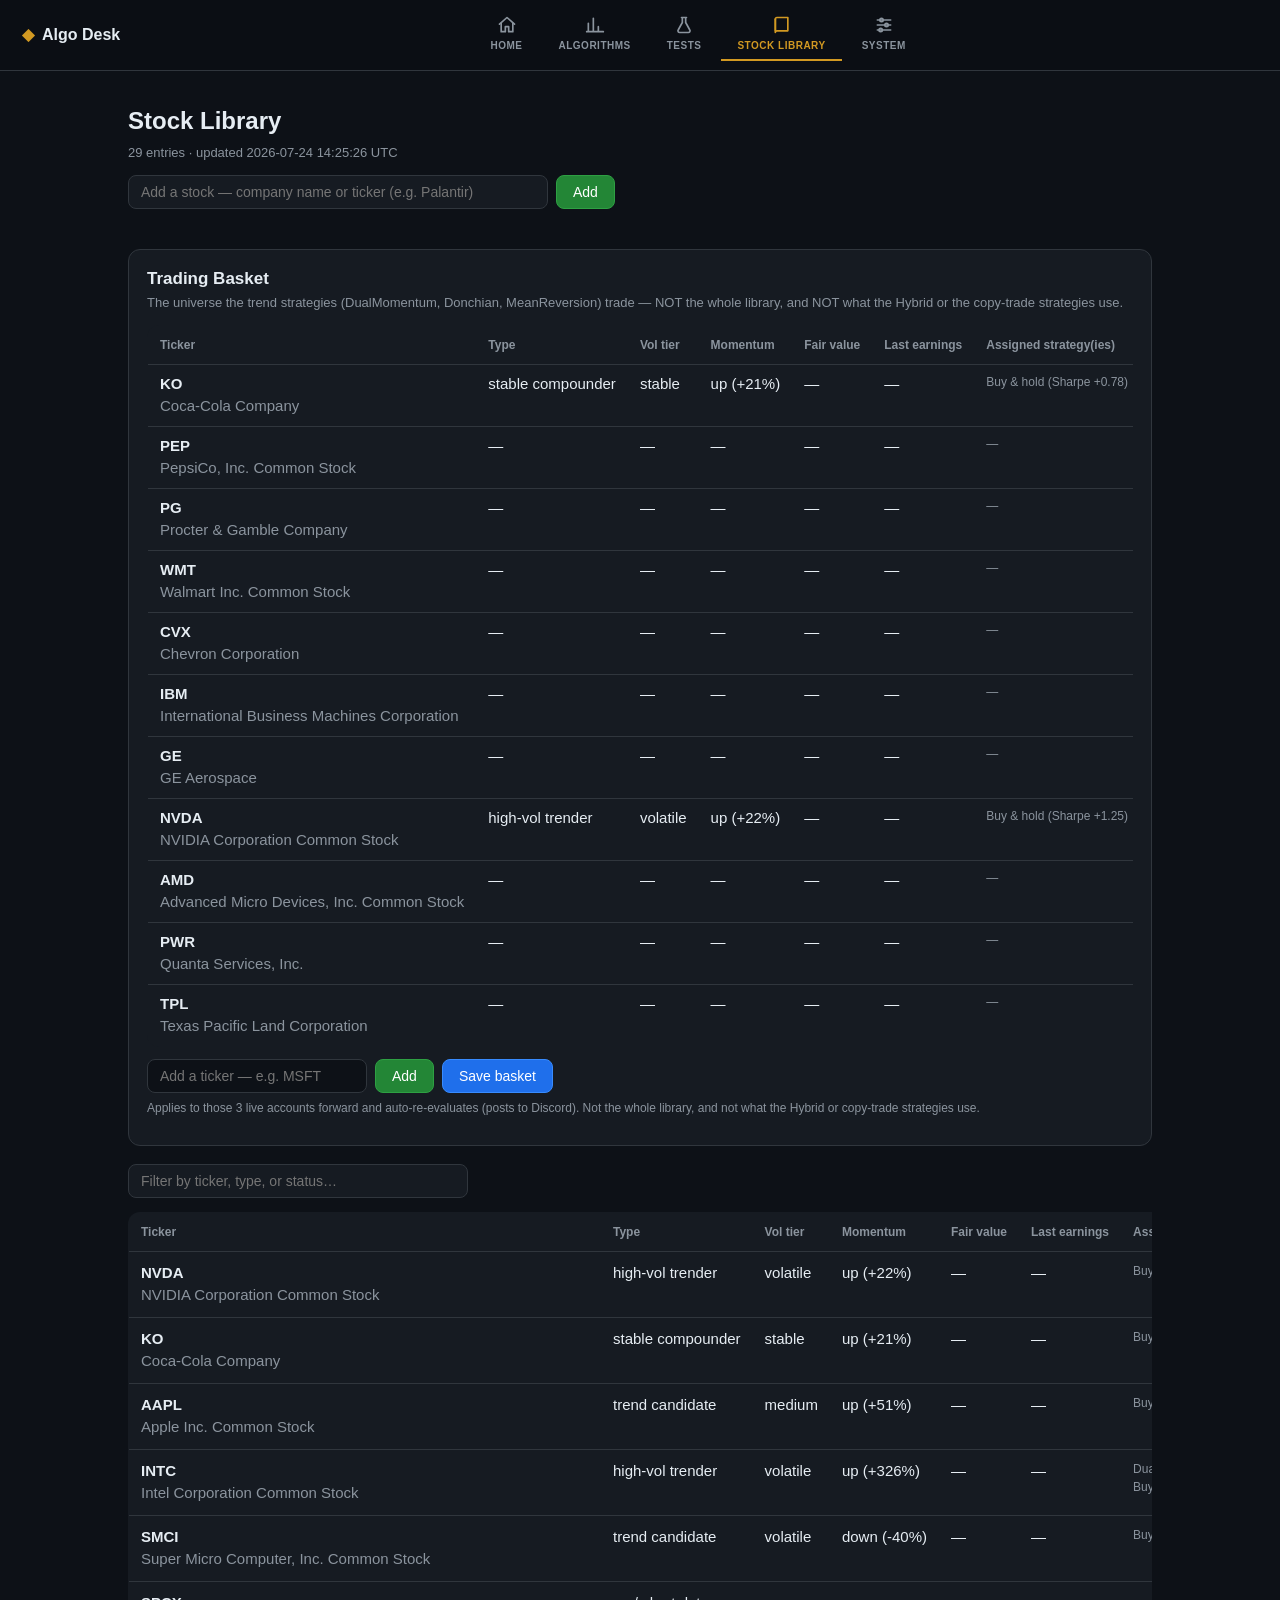
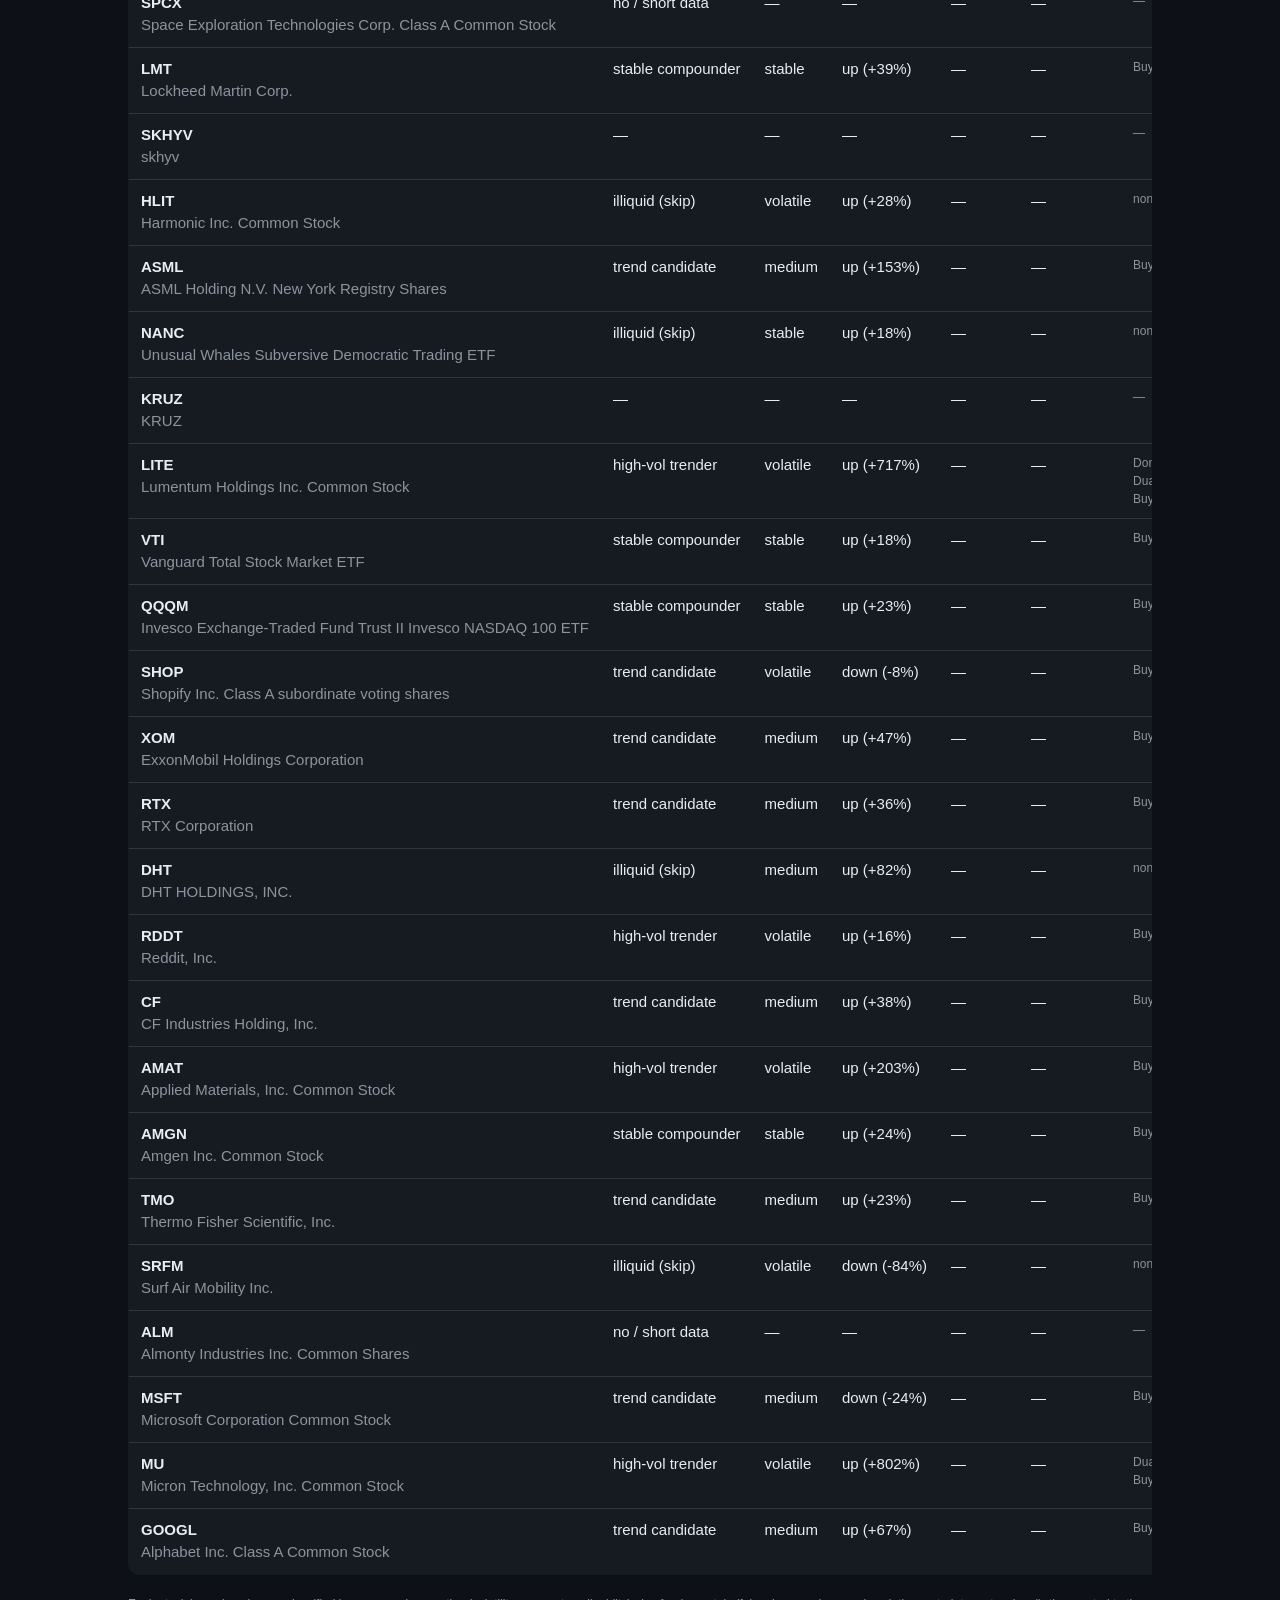
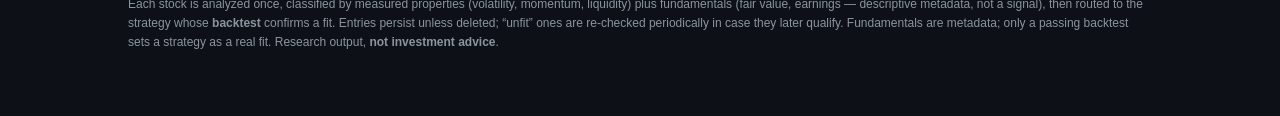
<file: stockLibrary/index.html>
<!DOCTYPE html>
<html lang="en">
<head>
<meta charset="utf-8" />
<meta name="viewport" content="width=device-width, initial-scale=1" />
<title>Stock Library</title>
<style>
  :root { --bg:#0d1117; --card:#161b22; --line:#30363d; --txt:#e6edf3; --dim:#8b949e;
          --good:#3fb950; --bad:#f85149; --gold:#d29922; --warn:#1f2a14; --warnln:#3d5212; }
  * { box-sizing:border-box; }
  body { margin:0; background:var(--bg); color:var(--txt);
         font:15px/1.5 -apple-system,Segoe UI,Roboto,Helvetica,Arial,sans-serif; }
  .wrap { max-width:1060px; margin:0 auto; padding:32px 18px 64px; }
  a { color:#58a6ff; text-decoration:none; } a:hover { text-decoration:underline; }
  h1 { font-size:24px; margin:0 0 4px; }
  .pagesub { color:var(--dim); margin:0 0 12px; font-size:13px; }
  .banner { background:var(--warn); border:1px solid var(--warnln); border-radius:10px;
            padding:12px 14px; margin:0 0 16px; font-size:13px; color:#d8e0c0; }
  .banner b { color:#e8efb0; }
  input[type=search]{ width:100%; max-width:340px; margin:0 0 14px; padding:8px 12px;
    background:var(--card); border:1px solid var(--line); border-radius:8px; color:var(--txt); font-size:14px; }
  .scroll { overflow-x:auto; }
  table { width:100%; border-collapse:collapse; background:var(--card);
          border:1px solid var(--line); border-radius:12px; overflow:hidden; min-width:900px; }
  th,td { padding:10px 12px; text-align:left; border-bottom:1px solid var(--line);
          white-space:nowrap; vertical-align:top; }
  th { color:var(--dim); font-weight:600; font-size:12px; }
  tr:last-child td { border-bottom:none; }
  .tick { font-weight:700; }
  .badge { font-size:11px; padding:1px 8px; border-radius:999px; border:1px solid var(--line); }
  .b-fit { color:var(--good); border-color:#1f6f43; }
  .b-unfit { color:var(--bad); border-color:#6f2a25; }
  .b-pending, .b-example { color:var(--gold); border-color:#5c471a; }
  .strat { font-size:12px; color:var(--dim); }
  .dim { color:var(--dim); }
  footer { color:var(--dim); font-size:12px; margin-top:20px; line-height:1.6; }
  .addrow { display:flex; gap:8px; flex-wrap:wrap; align-items:center; margin:0 0 6px; }
  input#addq { flex:1; min-width:240px; max-width:420px; padding:8px 12px; background:var(--card);
    border:1px solid var(--line); border-radius:8px; color:var(--txt); font-size:14px; }
  button#addbtn { padding:8px 16px; background:#238636; color:#fff; border:1px solid #2ea043;
    border-radius:8px; font-size:14px; cursor:pointer; }
  button#addbtn:hover { background:#2ea043; }
  #addmsg { min-height:18px; }
  /* --- basket editor: match the ticker UI (styled inputs + a clear table) --- */
  #basketbox table { min-width:auto; max-width:440px; }
  input#basketAdd { flex:0 1 220px; min-width:150px; padding:8px 12px; background:var(--bg);
    border:1px solid var(--line); border-radius:8px; color:var(--txt); font-size:14px; }
  button#basketAddBtn, button#basketSaveBtn { padding:8px 16px; border-radius:8px;
    font-size:14px; cursor:pointer; color:#fff; }
  button#basketAddBtn { background:#238636; border:1px solid #2ea043; }
  button#basketAddBtn:hover { background:#2ea043; }
  button#basketSaveBtn { background:#1f6feb; border:1px solid #388bfd; }
  button#basketSaveBtn:hover { background:#388bfd; }
  button.basket-x { background:transparent; color:var(--bad); border:1px solid #6f2a25;
    border-radius:6px; padding:2px 12px; font-size:12px; cursor:pointer; }
  button.basket-x:hover { background:rgba(248,81,73,.12); }
  #basketRows td { padding:8px 12px; }
  /* --- shared top nav (Home / Algorithms / Stock Library) --- */
  .topnav { position:sticky; top:0; z-index:40; display:flex; align-items:center; gap:18px;
            background:#0b0e14; border-bottom:1px solid var(--line); padding:9px 22px; }
  .topnav .brand { font-weight:700; font-size:16px; color:var(--txt); text-decoration:none;
                   display:flex; align-items:center; gap:8px; }
  .topnav .navlinks { display:flex; gap:4px; margin:0 auto; }
  .topnav a.nav { display:flex; flex-direction:column; align-items:center; gap:3px; color:var(--dim);
                  text-decoration:none; font-size:10px; font-weight:600; letter-spacing:.05em;
                  text-transform:uppercase; padding:6px 16px; border-bottom:2px solid transparent; }
  .topnav a.nav svg { width:20px; height:20px; stroke:currentColor; fill:none; stroke-width:2;
                      stroke-linecap:round; stroke-linejoin:round; }
  .topnav a.nav:hover { color:var(--txt); }
  .topnav a.nav.active { color:#d29922; border-bottom-color:#d29922; }
</style>
</head>
<body>
<nav class="topnav">
  <a class="brand" href="../tradeRanking/#home"><span style="color:#d29922">◆</span> Algo Desk</a>
  <div class="navlinks">
    <a class="nav" href="../tradeRanking/#home"><svg viewBox="0 0 24 24"><path d="M3 11l9-8 9 8"/><path d="M5 10v10h5v-6h4v6h5V10"/></svg>Home</a>
    <a class="nav" href="../strategy/"><svg viewBox="0 0 24 24"><path d="M4 20V10M10 20V4M16 20v-6M22 20H2"/></svg>Algorithms</a>
    <a class="nav" href="../tradeRanking/#tests"><svg viewBox="0 0 24 24"><path d="M9 3h6M10 3v6l-5 9a2 2 0 002 3h10a2 2 0 002-3l-5-9V3"/></svg>Tests</a>
    <a class="nav active" href="../stockLibrary/"><svg viewBox="0 0 24 24"><path d="M4 5a2 2 0 012-2h13v16H6a2 2 0 00-2 2z"/><path d="M4 5v14"/></svg>Stock Library</a>
    <a class="nav" href="../tradeRanking/#system"><svg viewBox="0 0 24 24"><path d="M4 6h16M4 12h16M4 18h16"/><circle cx="9" cy="6" r="2"/><circle cx="15" cy="12" r="2"/><circle cx="8" cy="18" r="2"/></svg>System</a>
  </div>
</nav>
<div class="wrap">
  <h1>Stock Library</h1>
  <p class="pagesub" id="sub">Loading…</p>
  <div class="banner" id="banner" style="display:none"></div>

  <div id="addbox" style="display:none; margin:0 0 16px;">
    <div class="addrow">
      <input type="text" id="addq" maxlength="40"
        placeholder="Add a stock — company name or ticker (e.g. Palantir)" />
      <button id="addbtn" type="button">Add</button>
    </div>
    <div id="cf-turnstile"></div>
    <div id="addmsg" class="pagesub"></div>
  </div>

  <div id="basketbox" style="display:none; margin:0 0 18px; background:var(--card); border:1px solid var(--line); border-radius:12px; padding:16px 18px">
    <div style="font-size:17px; font-weight:700; margin-bottom:2px">Trading Basket</div>
    <div class="dim" style="font-size:13px; margin:0 0 12px" id="basketNote"></div>
    <div class="scroll"><table>
      <thead><tr>
        <th>Ticker</th><th>Type</th><th>Vol tier</th><th>Momentum</th>
        <th>Fair value</th><th>Last earnings</th><th>Assigned strategy(ies)</th>
        <th>Status</th><th>Added</th><th>Last checked</th><th>Remove</th>
      </tr></thead>
      <tbody id="basketRows"></tbody>
    </table></div>
    <div class="addrow" style="margin-top:12px">
      <input type="text" id="basketAdd" maxlength="8" placeholder="Add a ticker — e.g. MSFT" />
      <button id="basketAddBtn" type="button">Add</button>
      <button id="basketSaveBtn" type="button">Save basket</button>
    </div>
    <div class="dim" style="font-size:12px;margin-top:4px">Applies to those 3 live accounts forward and auto-re-evaluates (posts to Discord). Not the whole library, and not what the Hybrid or copy-trade strategies use.</div>
    <div id="basketMsg" class="pagesub"></div>
  </div>

  <input type="search" id="q" placeholder="Filter by ticker, type, or status…" />
  <div class="scroll"><table>
    <thead><tr>
      <th>Ticker</th><th>Type</th><th>Vol tier</th><th>Momentum</th>
      <th>Fair value</th><th>Last earnings</th><th>Assigned strategy(ies)</th>
      <th>Status</th><th>Added</th><th>Last checked</th>
    </tr></thead>
    <tbody id="rows"></tbody>
  </table></div>
  <footer id="foot"></footer>
</div>
<script>
// --- Interactive "Add" box config. Filled in once the Cloudflare Worker + Turnstile exist;
// while these are placeholders the box stays hidden and the page works normally. ---
const WORKER_URL = "https://black-haze-1a5c.knishiy10.workers.dev";
const TURNSTILE_SITEKEY = "0x4AAAAAADuX8aPPatiPR1qa";
const ADD_ENABLED = !WORKER_URL.startsWith("__") && !TURNSTILE_SITEKEY.startsWith("__");

const badge = s => {
  if (!s || s === "—") return '<span class="dim">—</span>';
  const cls = {fit:"b-fit", unfit:"b-unfit", pending:"b-pending", example:"b-example"}[s] || "b-pending";
  return `<span class="badge ${cls}">${s}</span>`;
};
let ALL = [];
// The library row's cells — reused by both the library table and the basket table so they
// share the EXACT same format.
function entryCells(e){
  const strat = (e.strategies||[]).length
    ? e.strategies.map(s=>`${s.name} <span class="dim">(${s.verdict})</span>`).join("<br>")
    : '<span class="dim">—</span>';
  return `<td class="tick">${e.ticker}<br><span class="dim" style="font-weight:400">${e.name||""}</span></td>
    <td>${e.type||"—"}</td><td>${e.vol_tier||"—"}</td><td>${e.momentum||"—"}</td>
    <td>${e.fair_value||"—"}</td><td>${e.last_earnings||"—"}</td>
    <td class="strat">${strat}</td>
    <td>${badge(e.status)}</td>
    <td class="dim">${e.added||"—"}</td><td class="dim">${e.last_checked||"—"}</td>`;
}
function render(list){
  document.getElementById("rows").innerHTML =
    list.map(e=>`<tr>${entryCells({...e, status:e.status||"pending"})}</tr>`).join("")
    || `<tr><td colspan="10" class="dim" style="text-align:center;padding:22px">No entries yet.</td></tr>`;
}
fetch("./library.json").then(r=>r.json()).then(d=>{
  ALL = d.entries||[];
  document.getElementById("sub").textContent = `${ALL.length} entries · updated ${d.generated_utc} UTC`;
  if (d.note){ const b=document.getElementById("banner"); b.style.display="block"; b.innerHTML="<b>Preview.</b> "+d.note; }
  render(ALL);
  if (BASKET.length) renderBasket();     // now that library data is in, enrich basket rows
  document.getElementById("foot").innerHTML =
    "Each stock is analyzed once, classified by measured properties (volatility, momentum, "+
    "liquidity) plus fundamentals (fair value, earnings — descriptive metadata, not a signal), "+
    "then routed to the strategy whose <b>backtest</b> confirms a fit. Entries persist unless "+
    "deleted; “unfit” ones are re-checked periodically in case they later qualify. "+
    "Fundamentals are metadata; only a passing backtest sets a strategy as a real fit. "+
    "Research output, <b>not investment advice</b>.";
}).catch(e=>{ document.getElementById("sub").textContent="Could not load library.json — "+e; });

document.getElementById("q").addEventListener("input", ev=>{
  const q = ev.target.value.toLowerCase();
  render(ALL.filter(e => (e.ticker+" "+(e.name||"")+" "+(e.type||"")+" "+(e.status||"")).toLowerCase().includes(q)));
});

// --- Add box: only wired up when configured (see WORKER_URL / TURNSTILE_SITEKEY above). ---
if (ADD_ENABLED) {
  document.getElementById("addbox").style.display = "block";
  const s = document.createElement("script");
  s.src = "https://challenges.cloudflare.com/turnstile/v0/api.js?render=explicit";
  s.async = true; s.defer = true;
  s.onload = () => turnstile.render("#cf-turnstile", { sitekey: TURNSTILE_SITEKEY });
  document.head.appendChild(s);
  document.getElementById("addbtn").addEventListener("click", submitAdd);
  document.getElementById("addq").addEventListener("keydown", e => { if (e.key === "Enter") submitAdd(); });
  // Basket editor (shares the same Worker + Turnstile widget as the Add box).
  document.getElementById("basketbox").style.display = "block";
  loadBasket();
  document.getElementById("basketAddBtn").addEventListener("click", basketAdd);
  document.getElementById("basketSaveBtn").addEventListener("click", basketSave);
  document.getElementById("basketAdd").addEventListener("keydown", e => { if (e.key === "Enter") { e.preventDefault(); basketAdd(); } });
}

let BASKET = [], NAMES = {};
function loadBasket(){
  fetch("../strategies/basket.json?cb="+Date.now()).then(r=>r.json()).then(d=>{
    BASKET = (d.tickers||[]).slice();
    NAMES = d.names || {};
    document.getElementById("basketNote").textContent = d.note || "";
    renderBasket();
  }).catch(()=>{ document.getElementById("basketMsg").textContent = "basket unavailable"; });
}
function renderBasket(){
  const el = document.getElementById("basketRows"); if(!el) return;
  el.innerHTML = BASKET.length ? BASKET.map(t=>{
    // Reuse the library entry (full analyzed data) if the name is in the library; otherwise
    // show ticker + resolved company name, with the analyzed columns as "—".
    const e = ALL.find(x=>x.ticker===t) || {ticker:t, name:(NAMES[t]||""), status:"—"};
    return `<tr>${entryCells(e)}<td style="text-align:right"><button class="basket-x" data-del="${t}">Remove</button></td></tr>`;
  }).join("") : `<tr><td colspan="11" class="dim" style="text-align:center;padding:16px">empty — add at least 2 tickers</td></tr>`;
  el.querySelectorAll("[data-del]").forEach(x=>x.onclick=()=>{
    BASKET = BASKET.filter(t=>t!==x.dataset.del); renderBasket(); });
}
function basketAdd(){
  const inp = document.getElementById("basketAdd");
  const v = (inp.value||"").trim().toUpperCase();
  if (v && /^[A-Z0-9.\-]{1,8}$/.test(v) && !BASKET.includes(v)) { BASKET.push(v); renderBasket(); inp.value=""; }
}
async function basketSave(){
  const msg = document.getElementById("basketMsg");
  if (BASKET.length < 2) { msg.textContent = "Keep at least 2 tickers."; return; }
  const token = (window.turnstile && turnstile.getResponse()) || "";
  if (!token) { msg.textContent = "Please complete the verification below."; return; }
  msg.textContent = "Saving…";
  try {
    const r = await fetch(WORKER_URL, {
      method: "POST", headers: { "Content-Type": "application/json" },
      body: JSON.stringify({ action: "basket-set", tickers: BASKET, turnstileToken: token }),
    });
    const d = await r.json().catch(()=>({}));
    msg.textContent = r.ok ? (d.message || "Saved — re-evaluating.") : ("Error: " + (d.error || r.status));
  } catch (e) { msg.textContent = "Network error — try again."; }
  if (window.turnstile) turnstile.reset();
}

async function submitAdd(){
  const inp = document.getElementById("addq"), msg = document.getElementById("addmsg");
  const q = inp.value.trim();
  if (!q) { msg.textContent = "Enter a company name or ticker."; return; }
  const token = (window.turnstile && turnstile.getResponse()) || "";
  if (!token) { msg.textContent = "Please complete the verification below."; return; }
  msg.textContent = "Adding…";
  try {
    const r = await fetch(WORKER_URL, {
      method: "POST", headers: { "Content-Type": "application/json" },
      body: JSON.stringify({ ticker: q, turnstileToken: token }),
    });
    const d = await r.json().catch(() => ({}));
    if (r.ok) { msg.textContent = d.message || "Queued — refresh in ~1–2 min."; inp.value = ""; }
    else { msg.textContent = "Error: " + (d.error || r.status); }
  } catch (e) { msg.textContent = "Network error — try again."; }
  if (window.turnstile) turnstile.reset();
}
</script>
</body>
</html>
</file>
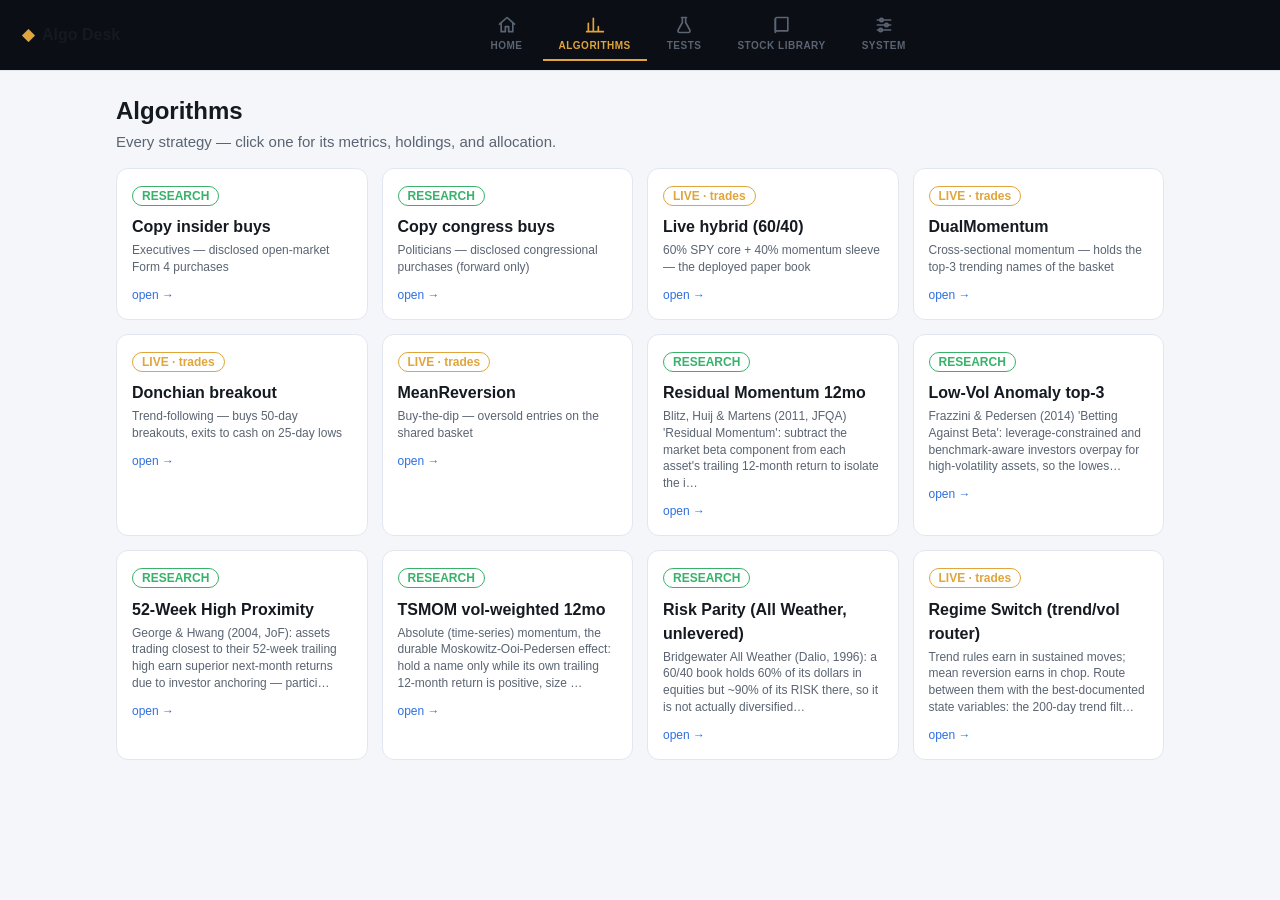
<file: strategy/index.html>
<!DOCTYPE html>
<html lang="en">
<head>
<meta charset="utf-8">
<meta name="viewport" content="width=device-width, initial-scale=1">
<title>Strategy detail</title>
<!--
  CLICK-INTO strategy detail view. Owned by the copy-trade/allocation effort.
  It is intentionally SEPARATE from the forward/live OVERVIEW page (owned elsewhere):
  the overview links here with ?id=<slug>. Reads /strategies/<slug>.json (published from
  the algo repo by update_site.sh). Self-contained: no external libraries; the pie is
  inline SVG. Saving edits goes to GitHub via a Cloudflare Worker (configure below).
-->
<style>
  :root{
    --bg:#0e1116; --card:#171b22; --line:#262c36; --fg:#e6e9ef; --mut:#9aa4b2;
    --accent:#4c8dff; --good:#38b26b; --warn:#e0a53b; --bad:#e05c5c;
  }
  @media (prefers-color-scheme: light){
    :root{ --bg:#f4f6fa; --card:#fff; --line:#e2e7ef; --fg:#151a21; --mut:#5a6472; --accent:#2f6fe0; }
  }
  *{ box-sizing:border-box; }
  body{ margin:0; background:var(--bg); color:var(--fg);
        font:15px/1.5 -apple-system,BlinkMacSystemFont,"Segoe UI",Roboto,Helvetica,Arial,sans-serif; }
  a{ color:var(--accent); text-decoration:none; }
  .wrap{ max-width:1080px; margin:0 auto; padding:20px 16px 60px; }
  .top{ display:flex; align-items:center; gap:12px; flex-wrap:wrap; margin-bottom:6px; }
  .top a.back{ font-size:14px; color:var(--mut); }
  h1{ font-size:24px; margin:2px 0; }
  .sub{ color:var(--mut); margin:0 0 14px; }
  .badge{ font-size:12px; font-weight:600; padding:2px 9px; border-radius:999px; border:1px solid var(--line); }
  .badge.live{ color:var(--warn); border-color:var(--warn); }
  .badge.research{ color:var(--good); border-color:var(--good); }
  .grid{ display:grid; grid-template-columns:1fr 1fr; gap:16px; }
  @media (max-width:820px){ .grid{ grid-template-columns:1fr; } }
  .card{ background:var(--card); border:1px solid var(--line); border-radius:14px; padding:16px; }
  .card h2{ font-size:15px; margin:0 0 12px; letter-spacing:.02em; }
  .mblock{ margin-bottom:14px; }
  .mblock .lbl{ font-size:13px; color:var(--mut); margin-bottom:6px; }
  .stats{ display:grid; grid-template-columns:repeat(3,1fr); gap:8px; }
  .stat{ background:var(--bg); border:1px solid var(--line); border-radius:9px; padding:8px 10px; }
  .stat .k{ font-size:11px; color:var(--mut); text-transform:uppercase; letter-spacing:.03em; }
  .stat .v{ font-size:16px; font-weight:650; margin-top:2px; }
  .pos{ color:var(--good); } .neg{ color:var(--bad); }
  .note{ font-size:13px; color:var(--mut); background:var(--bg); border:1px dashed var(--line);
         border-radius:9px; padding:9px 11px; margin-top:6px; }
  .pie-wrap{ display:flex; gap:16px; align-items:center; flex-wrap:wrap; }
  svg.pie{ flex:0 0 190px; }
  .legend{ flex:1 1 200px; min-width:180px; }
  .legrow{ display:flex; align-items:center; gap:8px; padding:3px 0; font-size:14px; }
  .sw{ width:12px; height:12px; border-radius:3px; flex:0 0 auto; }
  .legname{ flex:1; overflow:hidden; text-overflow:ellipsis; white-space:nowrap; }
  .legpct{ color:var(--mut); font-variant-numeric:tabular-nums; }
  .editor{ margin-top:14px; }
  .erow{ display:flex; align-items:center; gap:8px; margin-bottom:8px; }
  .erow input[type=text]{ flex:1; min-width:0; background:var(--bg); color:var(--fg);
        border:1px solid var(--line); border-radius:8px; padding:7px 9px; }
  .erow input[type=range]{ flex:1; min-width:60px; accent-color:var(--accent); }
  .erow input[type=number]{ width:64px; background:var(--bg); color:var(--fg);
        border:1px solid var(--line); border-radius:8px; padding:6px 7px; }
  .erow button.x{ background:none; border:none; color:var(--mut); cursor:pointer; font-size:18px; line-height:1; }
  .erow.def input[type=text]{ opacity:.7; }
  .row-actions{ display:flex; gap:10px; align-items:center; margin-top:10px; flex-wrap:wrap; }
  button.btn{ background:var(--accent); color:#fff; border:none; border-radius:9px;
        padding:9px 16px; font-weight:600; cursor:pointer; }
  button.btn.ghost{ background:transparent; color:var(--accent); border:1px solid var(--accent); }
  button.btn:disabled{ opacity:.5; cursor:not-allowed; }
  .msg{ font-size:14px; margin-top:10px; min-height:20px; }
  .msg.ok{ color:var(--good); } .msg.err{ color:var(--bad); }
  .cf-wrap{ margin-top:10px; }
  .loading{ color:var(--mut); padding:40px 0; text-align:center; }
  /* --- shared top nav (Home / Algorithms / Stock Library) --- */
  .topnav { position:sticky; top:0; z-index:40; display:flex; align-items:center; gap:18px;
            background:#0b0e14; border-bottom:1px solid var(--line); padding:9px 22px; }
  .topnav .brand { font-weight:700; font-size:16px; color:var(--fg); text-decoration:none;
                   display:flex; align-items:center; gap:8px; }
  .topnav .navlinks { display:flex; gap:4px; margin:0 auto; }
  .topnav a.nav { display:flex; flex-direction:column; align-items:center; gap:3px; color:var(--mut);
                  text-decoration:none; font-size:10px; font-weight:600; letter-spacing:.05em;
                  text-transform:uppercase; padding:6px 16px; border-bottom:2px solid transparent; }
  .topnav a.nav svg { width:20px; height:20px; stroke:currentColor; fill:none; stroke-width:2;
                      stroke-linecap:round; stroke-linejoin:round; }
  .topnav a.nav:hover { color:var(--fg); }
  .topnav a.nav.active { color:var(--warn); border-bottom-color:var(--warn); }
  .hubgrid { display:grid; grid-template-columns:repeat(auto-fill,minmax(240px,1fr)); gap:14px; margin-top:8px; }
  /* trade history */
  table.trades { width:100%; border-collapse:collapse; font-size:13px; min-width:520px; }
  table.trades th { text-align:left; font-size:11px; letter-spacing:.05em; text-transform:uppercase;
                    color:var(--mut); font-weight:600; padding:6px 10px; border-bottom:1px solid var(--line); }
  table.trades td { padding:6px 10px; border-bottom:1px solid var(--line); white-space:nowrap; }
  table.trades tbody tr:last-child td { border-bottom:none; }
  /* current internal state (regime router, etc.) */
  .statebox { background:var(--card); border:1px solid var(--line); border-left-width:4px;
              border-radius:11px; padding:11px 14px; margin:0 0 14px; }
  .statetop { display:flex; align-items:center; gap:9px; flex-wrap:wrap; font-size:15px; }
  .statedot { width:9px; height:9px; border-radius:50%; flex:none; }
</style>
</head>
<body>
<nav class="topnav">
  <a class="brand" href="../tradeRanking/#home"><span style="color:var(--warn)">◆</span> Algo Desk</a>
  <div class="navlinks">
    <a class="nav" href="../tradeRanking/#home"><svg viewBox="0 0 24 24"><path d="M3 11l9-8 9 8"/><path d="M5 10v10h5v-6h4v6h5V10"/></svg>Home</a>
    <a class="nav active" href="../strategy/"><svg viewBox="0 0 24 24"><path d="M4 20V10M10 20V4M16 20v-6M22 20H2"/></svg>Algorithms</a>
    <a class="nav" href="../tradeRanking/#tests"><svg viewBox="0 0 24 24"><path d="M9 3h6M10 3v6l-5 9a2 2 0 002 3h10a2 2 0 002-3l-5-9V3"/></svg>Tests</a>
    <a class="nav" href="../stockLibrary/"><svg viewBox="0 0 24 24"><path d="M4 5a2 2 0 012-2h13v16H6a2 2 0 00-2 2z"/><path d="M4 5v14"/></svg>Stock Library</a>
    <a class="nav" href="../tradeRanking/#system"><svg viewBox="0 0 24 24"><path d="M4 6h16M4 12h16M4 18h16"/><circle cx="9" cy="6" r="2"/><circle cx="15" cy="12" r="2"/><circle cx="8" cy="18" r="2"/></svg>System</a>
  </div>
</nav>
<div class="wrap">
  <div id="app"><div class="loading">Loading…</div></div>
</div>

<script>
/* ------------------------------------------------------------------ config */
// Reuse the same Cloudflare Worker front door as the "Add stock" box. Until these are set
// the page runs in PREVIEW mode: full interactivity + live pie, but Save is disabled.
const WORKER_URL = "https://black-haze-1a5c.knishiy10.workers.dev";
const TURNSTILE_SITEKEY = "0x4AAAAAADuX8aPPatiPR1qa";
const SAVE_ENABLED = !WORKER_URL.startsWith("__") && !TURNSTILE_SITEKEY.startsWith("__");

const PALETTE = ["#4c8dff","#38b26b","#e0a53b","#e05c5c","#9b6cf0","#2bb6c4",
                 "#e070bb","#7a86f7","#5cc27a","#c9a03b","#c96b6b","#8a7bd8"];

/* ------------------------------------------------------------------ helpers */
const $ = (s, r=document) => r.querySelector(s);
const qs = new URLSearchParams(location.search);
const SLUG = (qs.get("id") || "").replace(/[^a-z0-9_-]/gi, "");
const pct = x => (x*100).toFixed(1) + "%";
const money = x => "$" + Math.round(x).toLocaleString();

function fmtField(k, v){
  if (v == null) return "—";
  if (["ret","cagr","vol","maxdd","dsr"].includes(k)) {
    if (k==="dsr") return (+v).toFixed(2);
    return (v>=0?"+":"") + (v*100).toFixed(1) + "%";
  }
  if (k==="sharpe") return (v>=0?"+":"") + (+v).toFixed(2);
  if (k==="equity"||k==="pnl") return money(v);
  return String(v);
}
const FIELD_LABEL = { ret:"Return", cagr:"CAGR", vol:"Vol", sharpe:"Sharpe",
                      dsr:"DSR", maxdd:"Max DD", equity:"Equity", pnl:"P&L", days:"Days" };

/* ------------------------------------------------------------------ pie */
function pieSVG(items){
  const total = items.reduce((s,i)=>s+Math.max(0,i.weight),0) || 1;
  const R=90, C=100; let a=-Math.PI/2, paths="";
  items.forEach((it,idx)=>{
    const frac=Math.max(0,it.weight)/total; const a2=a+frac*2*Math.PI;
    if (frac>0){
      const x1=C+R*Math.cos(a), y1=C+R*Math.sin(a), x2=C+R*Math.cos(a2), y2=C+R*Math.sin(a2);
      const large=frac>0.5?1:0;
      // full-circle guard (single slice)
      if (frac>=0.9999){
        paths += `<circle cx="${C}" cy="${C}" r="${R}" fill="${PALETTE[idx%PALETTE.length]}"/>`;
      } else {
        paths += `<path d="M${C},${C} L${x1.toFixed(2)},${y1.toFixed(2)} `+
                 `A${R},${R} 0 ${large} 1 ${x2.toFixed(2)},${y2.toFixed(2)} Z" `+
                 `fill="${PALETTE[idx%PALETTE.length]}"><title>${it.name}: ${pct(frac)}</title></path>`;
      }
    }
    a=a2;
  });
  return `<svg class="pie" viewBox="0 0 200 200" width="190" height="190">${paths}`+
         `<circle cx="100" cy="100" r="46" fill="var(--card)"/></svg>`;
}
function legend(items){
  const total = items.reduce((s,i)=>s+Math.max(0,i.weight),0) || 1;
  return `<div class="legend">` + items.map((it,idx)=>
    `<div class="legrow"><span class="sw" style="background:${PALETTE[idx%PALETTE.length]}"></span>`+
    `<span class="legname">${escapeHtml(it.name)}</span>`+
    `<span class="legpct">${pct(Math.max(0,it.weight)/total)}</span></div>`).join("") + `</div>`;
}
function escapeHtml(s){ return String(s).replace(/[&<>"]/g, c=>({"&":"&amp;","<":"&lt;",">":"&gt;",'"':"&quot;"}[c])); }

/* ------------------------------------------------------------------ render */
let CARD=null, ITEMS=[], HOLDINGS={items:[]};

function renderHoldings(){
  const h = HOLDINGS.items || [];
  const meta = HOLDINGS.total_names
    ? `<div class="note">${escapeHtml(HOLDINGS.note||'')}${HOLDINGS.as_of?` · as of ${escapeHtml(HOLDINGS.as_of)}`:''}`+
      `${HOLDINGS.total_names>h.length?` · ${HOLDINGS.total_names} names total`:''}</div>` : '';
  $("#pie").innerHTML = h.length
    ? pieSVG(h) + legend(h) + meta
    : `<div class="note">No current holdings — this book is in cash right now (no fresh disclosed buys in the hold window).</div>`;
}
function renderEditor(){
  const isPeople = CARD.allocation.kind === "people";
  const rows = ITEMS.map((it,i)=>`
    <div class="erow ${it.is_default?'def':''}">
      <input type="text" value="${escapeHtml(it.name)}" ${it.is_default?'readonly':''}
             data-i="${i}" data-f="name" placeholder="name">
      <input type="range" min="0" max="10" step="0.5" value="${it.weight}" data-i="${i}" data-f="weight">
      <input type="number" min="0" step="0.5" value="${it.weight}" data-i="${i}" data-f="weight">
      ${it.is_default||!isPeople?'':`<button class="x" data-del="${i}" title="remove">×</button>`}
    </div>`).join("");
  const addBtn = isPeople ? `<button class="btn ghost" id="addRow">+ Add ${CARD.allocation.section||'person'}</button>` : "";
  const saveLabel = CARD.live ? "Propose change (needs approval)" : "Save allocation";
  const saveNote = CARD.live
    ? `This strategy trades real paper money — your change is sent to Discord for Approve/Reject.`
    : `Applies on the next run.`;
  $("#editor").innerHTML = `
    <div class="rows">${rows}</div>
    <div class="row-actions">${addBtn}
      <button class="btn" id="saveBtn" ${SAVE_ENABLED?'':'disabled'}>${saveLabel}</button>
    </div>
    <div class="note">${escapeHtml(CARD.allocation.help||'')} ${escapeHtml(saveNote)}</div>
    ${SAVE_ENABLED?'<div class="cf-wrap" id="cf"></div>':'<div class="note">Preview mode — saving isn’t configured yet.</div>'}
    <div class="msg" id="msg"></div>`;
  bindEditor();
}
function bindEditor(){
  $("#editor").querySelectorAll("input").forEach(inp=>{
    inp.addEventListener("input", e=>{
      const i=+e.target.dataset.i, f=e.target.dataset.f;
      if (f==="weight"){ ITEMS[i].weight = Math.max(0, +e.target.value||0);
        // keep the paired range/number in sync
        $("#editor").querySelectorAll(`[data-i="${i}"][data-f="weight"]`).forEach(el=>{ if(el!==e.target) el.value=ITEMS[i].weight; });
      } else { ITEMS[i].name = e.target.value; }
    });
  });
  $("#editor").querySelectorAll("[data-del]").forEach(b=>b.addEventListener("click",e=>{
    ITEMS.splice(+e.target.dataset.del,1); renderEditor();
  }));
  const add=$("#addRow"); if(add) add.addEventListener("click",()=>{
    ITEMS.splice(Math.max(0,ITEMS.length-(hasDefault()?1:0)),0,{name:"",weight:1}); renderEditor();
  });
  const save=$("#saveBtn"); if(save && SAVE_ENABLED) save.addEventListener("click", doSave);
  if (SAVE_ENABLED) mountTurnstile();
}
function hasDefault(){ return ITEMS.some(i=>i.is_default); }

function metricsHTML(){
  return CARD.metrics.map(mb=>{
    if(!mb.available) return `<div class="mblock"><div class="lbl">${escapeHtml(mb.label)}</div>
      <div class="note">Not generated yet.</div></div>`;
    const fields = Object.entries(mb.fields||{});
    const shadow = mb.extra && ("days" in mb.extra);
    let head = "";
    if (mb.extra && mb.extra.recommendation) head = `<div class="note">Verdict: <b>${mb.extra.recommendation}</b> — in-sample, survivorship-caveated.</div>`;
    if (shadow) head = `<div class="note">${mb.extra.ready?`live ${mb.extra.days}d`:`collecting ${mb.extra.days}/${mb.extra.min_show} days`} · ${mb.extra.n_buys||0} buys logged</div>`;
    const stats = fields.length ? `<div class="stats">`+fields.map(([k,v])=>{
      const cls = ["ret","cagr","sharpe","pnl"].includes(k) ? (v>=0?"pos":"neg") : (k==="maxdd"?"neg":"");
      return `<div class="stat"><div class="k">${FIELD_LABEL[k]||k}</div><div class="v ${cls}">${fmtField(k,v)}</div></div>`;
    }).join("")+`</div>` : (shadow?"":`<div class="note">No numbers yet.</div>`);
    return `<div class="mblock"><div class="lbl">${escapeHtml(mb.label)}</div>${head}${stats}</div>`;
  }).join("");
}

function render(){
  document.title = CARD.name + " — strategy";
  $("#app").innerHTML = `
    <div class="top">
      <h1>${escapeHtml(CARD.name)}</h1>
      <span class="badge ${CARD.live?'live':'research'}">${CARD.live?'LIVE · real paper trades':'RESEARCH · shadow'}</span>
    </div>
    <p class="sub">${escapeHtml(CARD.subtitle||'')}</p>
    ${stateHTML()}
    <div class="grid">
      <div class="card"><h2>METRICS &amp; DATA</h2>${metricsHTML()}</div>
      <div class="card">
        <h2>CURRENT HOLDINGS <span class="sub" style="font-weight:400;color:var(--mut)">· % of the book by stock</span></h2>
        <div class="pie-wrap" id="pie"></div>
        ${CARD.editable ? `
        <h2 style="margin-top:18px">${CARD.allocation.kind==='people'?'WHO YOU FOLLOW':'ADJUST ALLOCATION'} <span class="sub" style="font-weight:400;color:var(--mut)">· edit &amp; save</span></h2>
        <div class="editor" id="editor"></div>`
        : CARD.basket ? `
        <h2 style="margin-top:18px">BASKET <span class="sub" style="font-weight:400;color:var(--mut)">· the shared universe DualMomentum &amp; Donchian trade from</span></h2>
        <div class="editor" id="basketEditor"></div>`
        : `<div class="note" style="margin-top:16px">${escapeHtml(CARD.allocation.help||'Rule-based strategy — positions are set automatically; nothing to edit.')}</div>`}
      </div>
    </div>
    <div class="card" style="margin-top:14px">
      <h2>TRADE HISTORY <span class="sub" style="font-weight:400;color:var(--mut)">· every fill, and how often it trades</span></h2>
      ${tradesHTML()}
    </div>`;
  renderHoldings();
  if(CARD.editable) renderEditor();
  else if(CARD.basket) renderBasket();
}

/* -------------------------------------- current internal state (e.g. a router's regime) */
function stateHTML(){
  const s = CARD.state;
  if(!s || !s.label) return "";
  // Holdings alone can't show what a router DECIDED — "holds KO/PG" could be either sleeve.
  const on = /on$/i.test(s.label);
  const col = s.label === "unknown" ? "var(--mut)" : (on ? "var(--good)" : "var(--warn)");
  const held = s.days_held != null && s.since
    ? ` — held <b>${s.days_held}</b> days (since ${escapeHtml(s.since)})` : "";
  return `<div class="statebox" style="border-color:${col}">
      <div class="statetop">
        <span class="statedot" style="background:${col}"></span>
        <b style="color:${col}">${escapeHtml(s.label)}</b>
        ${s.sleeve ? `<span class="sub" style="margin:0">→ ${escapeHtml(s.sleeve)}</span>` : ""}
      </div>
      <div class="sub" style="margin:6px 0 0">${escapeHtml(s.detail||"")}${held}</div>
    </div>`;
}

/* -------------------------------------- trade history + frequency */
function tradesHTML(){
  const t = CARD.trades || {};
  if(!t.available || !(t.items||[]).length)
    return `<div class="note">${escapeHtml(t.note || 'No fills recorded yet.')}</div>`;
  // per_week is withheld until the window is >= 14 days — 4 fills in one day is not a rate.
  const rate = t.per_week==null
    ? `<span style="color:var(--mut)">needs 14+ days</span>`
    : `<b>${t.per_week}</b> / week`;
  const what = t.simulated ? "simulated trades" : "fills";
  const stats = `
    <div class="note" style="margin-bottom:10px">
      ${t.simulated ? `<b style="color:var(--warn)">SIMULATED</b> — what it <i>would have</i> traded in the forward book (no broker account).<br>` : ""}
      <b>${t.n}</b> ${what} (${t.buys||0} buy / ${t.sells||0} sell) ·
      traded on <b>${t.active_days}</b> of ${t.span_days} days ·
      rate ${rate} · last <b>${escapeHtml(t.last||'—')}</b>
    </div>`;
  const pct = v => (v*100).toFixed(1)+"%";
  // Two shapes: REAL broker fills (qty/price/value) vs a SIMULATED forward book, where a
  // trade is a change in target weight. Never dress a simulation up as a filled order.
  const head = t.simulated
    ? `<tr><th>Date</th><th>Symbol</th><th>Side</th>
         <th style="text-align:right">Weight</th><th style="text-align:right">Change</th></tr>`
    : `<tr><th>Filled</th><th>Symbol</th><th>Side</th>
         <th style="text-align:right">Qty</th><th style="text-align:right">Price</th>
         <th style="text-align:right">Value</th></tr>`;
  const rows = (t.items||[]).map(i=>{
    const common = `<td style="color:var(--mut)">${escapeHtml(i.at)}</td>
      <td><b>${escapeHtml(i.symbol)}</b></td>
      <td style="color:${i.side==='buy'?'var(--good)':'var(--bad)'};text-transform:uppercase">${escapeHtml(i.side)}</td>`;
    return t.simulated
      ? `<tr>${common}
           <td style="text-align:right">${pct(i.weight_from)} → <b>${pct(i.weight_to)}</b></td>
           <td style="text-align:right;color:${i.delta>=0?'var(--good)':'var(--bad)'}">${i.delta>=0?'+':''}${pct(i.delta)}</td>
         </tr>`
      : `<tr>${common}
           <td style="text-align:right">${i.qty}</td>
           <td style="text-align:right">$${i.price.toLocaleString(undefined,{minimumFractionDigits:2})}</td>
           <td style="text-align:right">$${Math.round(i.value).toLocaleString()}</td>
         </tr>`;
  }).join("");
  return stats + `<div style="overflow-x:auto"><table class="trades">
      <thead>${head}</thead><tbody>${rows}</tbody></table></div>`;
}

/* -------------------------------------- basket (read-only here; edit in the Stock Library) */
let BASKET=[];
function renderBasket(){
  const chips = BASKET.map(t=>`<span class="pill" style="display:inline-block;margin:3px 5px 3px 0;padding:3px 10px">${escapeHtml(t)}</span>`).join("");
  $("#basketEditor").innerHTML = `
    <div style="margin-bottom:8px">${chips||'<span class="sub">empty</span>'}</div>
    <div class="note">Shared by DualMomentum, Donchian &amp; MeanReversion.
      <a href="../stockLibrary/" style="color:var(--accent)">Manage the basket in the Stock Library →</a></div>`;
}

/* ------------------------------------------------------------------ turnstile + save */
let TS_TOKEN="";
function mountTurnstile(elId="cf"){
  const el=$("#"+elId); if(!el) return;
  el.innerHTML = `<div class="cf-widget"></div>`;
  if (!window.turnstile){
    const s=document.createElement("script");
    s.src="https://challenges.cloudflare.com/turnstile/v0/api.js"; s.async=true; s.defer=true;
    s.onload=()=>renderTS(el); document.head.appendChild(s);
  } else renderTS(el);
}
function renderTS(el){
  try{ window.turnstile.render(el.querySelector(".cf-widget"),
      { sitekey:TURNSTILE_SITEKEY, callback:t=>{TS_TOKEN=t;} }); }catch(e){}
}
async function doSave(){
  const msg=$("#msg");
  const clean = ITEMS.filter(i=>i.name && i.name.trim() && !i.is_default)
                     .map(i=>({name:i.name.trim(), weight:+i.weight||0}));
  const def = ITEMS.find(i=>i.is_default);
  if (SAVE_ENABLED && !TS_TOKEN){ msg.className="msg err"; msg.textContent="Complete the verification first."; return; }
  const payload = { action:"set-allocation", slug:CARD.slug, kind:CARD.allocation.kind,
                    section:CARD.allocation.edit_target.section, live:CARD.live,
                    items:clean, default_weight: def? (+def.weight||1):1,
                    turnstileToken:TS_TOKEN };
  $("#saveBtn").disabled=true; msg.className="msg"; msg.textContent="Saving…";
  try{
    const r=await fetch(WORKER_URL,{method:"POST",headers:{"Content-Type":"application/json"},body:JSON.stringify(payload)});
    const j=await r.json().catch(()=>({}));
    if(r.ok){ msg.className="msg ok"; msg.textContent=j.message || (CARD.live?"Sent to Discord for approval.":"Saved — applies next run."); }
    else { msg.className="msg err"; msg.textContent=j.error||"Save failed."; $("#saveBtn").disabled=false; }
  }catch(e){ msg.className="msg err"; msg.textContent="Network error — try again."; $("#saveBtn").disabled=false; }
}

/* -------------------------------------------------- hub (no ?id -> list all algorithms) */
async function renderHub(){
  document.title = "Algorithms";
  let idx;
  try{ idx = await (await fetch("../strategies/index.json?cb="+Date.now())).json(); }
  catch(e){ $("#app").innerHTML=`<div class="loading">Couldn’t load the algorithm list.</div>`; return; }
  const cards = (idx.strategies||[]).map(s=>`
    <a class="scard" href="?id=${encodeURIComponent(s.slug)}"
       style="display:block;background:var(--card);border:1px solid var(--line);border-radius:12px;
              padding:15px;color:var(--fg);text-decoration:none">
      <span class="badge ${s.live?'live':'research'}">${s.live?'LIVE · trades':'RESEARCH'}</span>
      <div style="font-size:16px;font-weight:650;margin:9px 0 3px">${escapeHtml(s.name)}</div>
      <div style="color:var(--mut);font-size:12px;line-height:1.4">${escapeHtml(s.subtitle||'')}</div>
      <div style="color:var(--accent);font-size:12px;margin-top:10px">open →</div>
    </a>`).join("");
  $("#app").innerHTML = `<h1 style="margin:2px 0 2px">Algorithms</h1>
    <p class="sub" style="margin:0 0 14px">Every strategy — click one for its metrics, holdings, and allocation.</p>
    <div class="hubgrid">${cards}</div>`;
}

/* ------------------------------------------------------------------ boot */
(async function(){
  if(!SLUG){ return renderHub(); }
  try{
    const r=await fetch(`../strategies/${SLUG}.json`, {cache:"no-store"});
    if(!r.ok) throw new Error("not found");
    CARD=await r.json();
    HOLDINGS=CARD.holdings||{items:[]};
    BASKET=(CARD.basket||[]).slice();
    ITEMS=(CARD.allocation.items||[]).map(i=>({...i}));
    if(!ITEMS.length) ITEMS=[{name:"All qualifying (equal weight)", weight:1, is_default:true}];
    render();
  }catch(e){
    $("#app").innerHTML=`<div class="loading">Couldn’t load “${escapeHtml(SLUG)}”. It may not be published yet.</div>`;
  }
})();
</script>
</body>
</html>
</file>
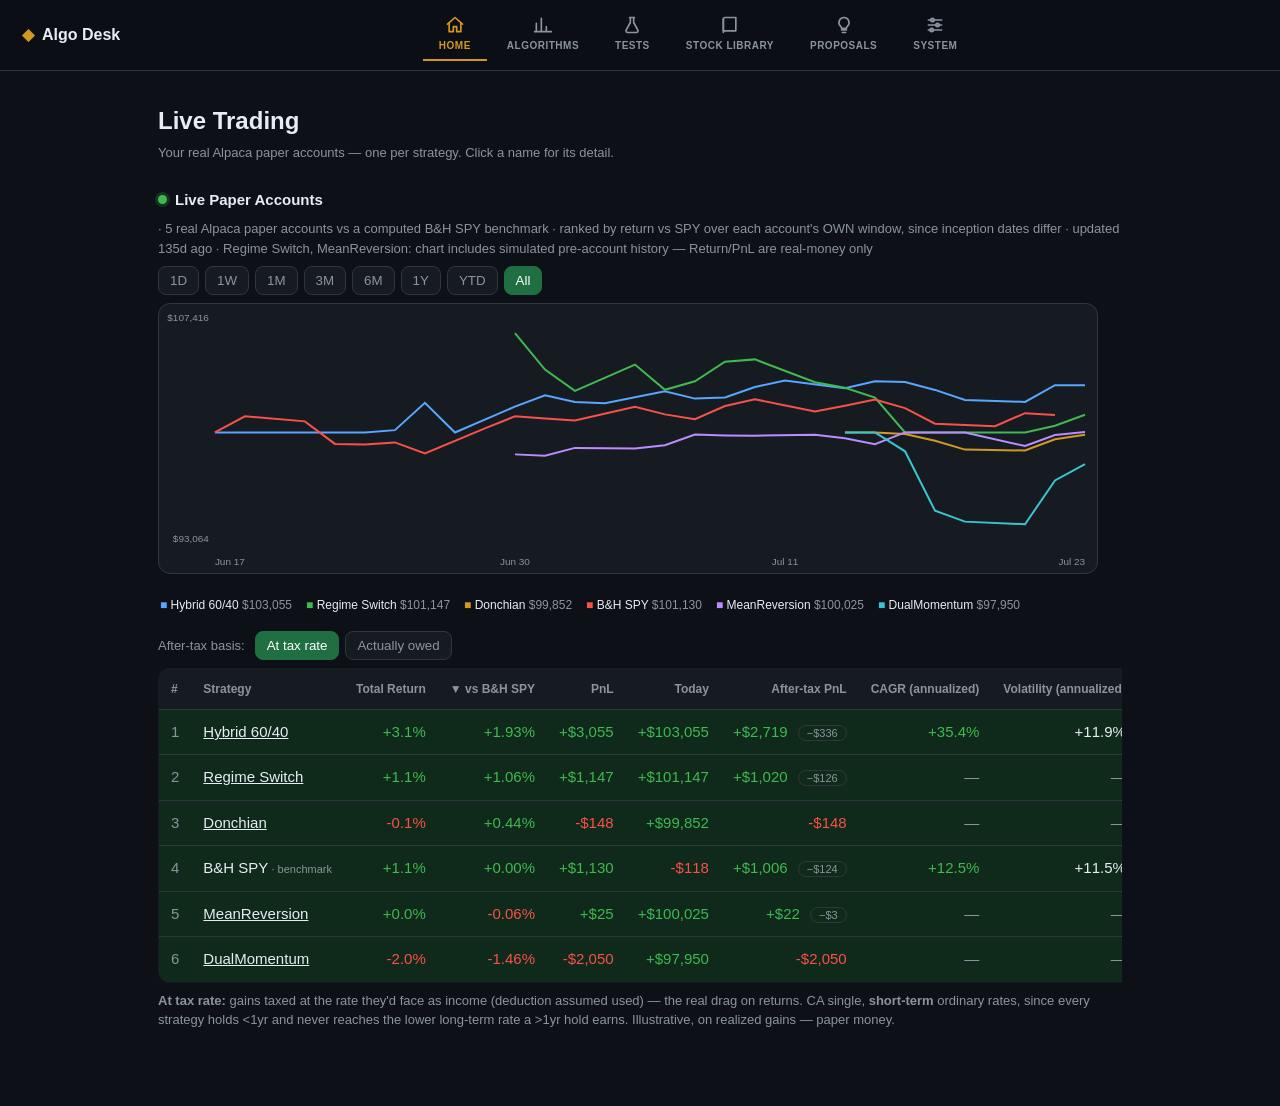
<file: tradeRanking/index.html>
<!DOCTYPE html>
<html lang="en">
<head>
<meta charset="utf-8" />
<meta name="viewport" content="width=device-width, initial-scale=1" />
<title>Trading Strategy Tournament</title>
<style>
  :root { --bg:#0d1117; --card:#161b22; --line:#30363d; --txt:#e6edf3; --dim:#8b949e;
          --good:#3fb950; --bad:#f85149; --gold:#d29922; --warn:#1f2a14; --warnln:#3d5212;
          --live:#0f2a1a; --liveln:#1f6f43; }
  * { box-sizing:border-box; }
  body { margin:0; background:var(--bg); color:var(--txt);
         font:15px/1.5 -apple-system,Segoe UI,Roboto,Helvetica,Arial,sans-serif; }
  .wrap { max-width:1000px; margin:0 auto; padding:32px 18px 64px; }
  h1 { font-size:24px; margin:0 0 4px; }
  h2 { font-size:15px; margin:26px 0 8px; display:flex; align-items:center; gap:8px; flex-wrap:wrap; }
  .dot { width:9px; height:9px; border-radius:50%; background:var(--good);
         box-shadow:0 0 0 3px rgba(63,185,80,.20); display:inline-block; }
  .sub { color:var(--dim); margin:0; font-size:13px; font-weight:400; }
  .pagesub { color:var(--dim); margin:0 0 12px; font-size:13px; }
  .status { display:inline-flex; align-items:center; gap:8px; font-size:13px;
            padding:7px 13px; border-radius:999px; border:1px solid var(--line);
            background:var(--card); margin:0 0 16px; }
  .sdot { width:9px; height:9px; border-radius:50%; background:var(--dim); display:inline-block; flex:none; }
  .s-ok .sdot, .sdot.s-ok { background:var(--good); }
  .s-warn .sdot, .sdot.s-warn { background:var(--gold); }
  .s-err .sdot, .sdot.s-err { background:var(--bad); }
  .status small { color:var(--dim); }
  .banner { background:var(--warn); border:1px solid var(--warnln); border-radius:10px;
            padding:12px 14px; margin:20px 0 4px; font-size:13px; color:#d8e0c0; }
  .banner b { color:#e8efb0; }
  .basket { display:flex; flex-wrap:wrap; gap:10px; margin:10px 0 14px; }
  .tier { background:var(--card); border:1px solid var(--line); border-radius:10px; padding:10px 14px; font-size:13px; }
  .tier b { display:block; color:var(--dim); font-size:11px; text-transform:uppercase; letter-spacing:.06em; margin-bottom:3px; }
  .scroll { overflow-x:auto; }
  table { width:100%; border-collapse:collapse; background:var(--card);
          border:1px solid var(--line); border-radius:12px; overflow:hidden; min-width:760px; }
  th,td { padding:11px 12px; text-align:right; border-bottom:1px solid var(--line); white-space:nowrap; }
  th { color:var(--dim); font-weight:600; font-size:12px; }
  td:first-child, th:first-child, td:nth-child(2), th:nth-child(2) { text-align:left; }
  tr:last-child td { border-bottom:none; }
  .rank { color:var(--dim); width:30px; }
  table.live { border-color:var(--liveln); } table.live td { background:var(--live); }
  table.sys { min-width:680px; } table.sys td { white-space:normal; }
  .bench td { background:rgba(88,166,255,.07); }
  .bench .name::after { content:" · benchmark"; color:var(--dim); font-size:11px; }
  .leader td { background:rgba(210,153,34,.10); } .leader .name::after { content:" \1F3C6"; }
  .pos { color:var(--good); } .neg { color:var(--bad); } .na { color:var(--dim); }
  .pill { font-size:11px; color:var(--dim); border:1px solid var(--line); border-radius:999px; padding:1px 8px; margin-left:6px; }
  .tf { font:600 12px/1 inherit; color:var(--dim); background:var(--card); border:1px solid var(--line);
        border-radius:8px; padding:6px 11px; cursor:pointer; }
  .tf.sel { color:#fff; background:var(--liveln); border-color:var(--liveln); }
  .tf.off { opacity:.38; cursor:not-allowed; }
  footer { color:var(--dim); font-size:12px; margin-top:22px; line-height:1.6; }
  .stratgrid { display:grid; grid-template-columns:repeat(auto-fill,minmax(228px,1fr)); gap:12px; margin:6px 0 10px; }
  .scard { display:block; background:var(--card); border:1px solid var(--line); border-radius:12px;
           padding:14px; color:var(--txt); text-decoration:none; transition:border-color .15s, transform .1s; }
  .scard:hover { border-color:#58a6ff; transform:translateY(-1px); }
  .badge { font-size:11px; font-weight:600; padding:2px 8px; border-radius:999px; border:1px solid var(--line); }
  .badge.live { color:var(--gold); border-color:var(--gold); }
  .badge.research { color:var(--good); border-color:var(--good); }
  .scard-name { font-size:16px; font-weight:650; margin:9px 0 2px; }
  .scard-sub { color:var(--dim); font-size:12px; line-height:1.35; }
  .scard-head { margin-top:9px; font-size:13px; }
  .scard-cta { color:#58a6ff; font-size:12px; margin-top:9px; }
  .modal-bg { position:fixed; inset:0; background:rgba(0,0,0,.62); display:none; z-index:50;
              align-items:flex-start; justify-content:center; padding:34px 16px; overflow:auto; }
  .modal-bg.show { display:flex; }
  .modal { background:var(--card); border:1px solid var(--line); border-radius:14px; width:100%;
           max-width:620px; padding:20px 22px; }
  .modal h3 { margin:0 6px 2px 0; font-size:19px; display:inline-block; }
  .modal .close { float:right; cursor:pointer; color:var(--dim); font-size:22px; line-height:1; }
  .mrow { display:flex; flex-wrap:wrap; gap:10px 22px; margin:12px 0; }
  .mstat { font-size:14px; } .mstat b { display:block; color:var(--dim); font-size:10px;
           text-transform:uppercase; letter-spacing:.05em; margin-bottom:1px; }
  /* --- shared top nav (Home / Algorithms / Stock Library) --- */
  .topnav { position:sticky; top:0; z-index:40; display:flex; align-items:center; gap:18px;
            background:#0b0e14; border-bottom:1px solid var(--line); padding:9px 22px; }
  .topnav .brand { font-weight:700; font-size:16px; color:var(--txt); text-decoration:none;
                   display:flex; align-items:center; gap:8px; }
  .topnav .navlinks { display:flex; gap:4px; margin:0 auto; }
  .topnav a.nav { display:flex; flex-direction:column; align-items:center; gap:3px; color:var(--dim);
                  text-decoration:none; font-size:10px; font-weight:600; letter-spacing:.05em;
                  text-transform:uppercase; padding:6px 16px; border-bottom:2px solid transparent; }
  .topnav a.nav svg { width:20px; height:20px; stroke:currentColor; fill:none; stroke-width:2;
                      stroke-linecap:round; stroke-linejoin:round; }
  .topnav a.nav:hover { color:var(--txt); }
  .topnav a.nav.active { color:var(--gold); border-bottom-color:var(--gold); }
  /* --- Proposals window (LLM research output) --- */
  table.prop { min-width:620px; }
  table.prop td { white-space:normal; vertical-align:top; }
  table.prop td.num { white-space:nowrap; text-align:right; }
  .propname { font-weight:650; }
  .reason { color:var(--dim); font-size:12px; margin-top:3px; line-height:1.45; }
  .rec { font-size:10.5px; font-weight:600; padding:2px 8px; border-radius:999px;
         border:1px solid var(--line); color:var(--dim); white-space:nowrap; }
  .rec.strong, .rec.live { color:var(--good); border-color:var(--good); }
  .rec.marginal { color:var(--gold); border-color:var(--gold); }
  .rec.reject, .rec.weak { color:var(--bad); border-color:var(--bad); }
  .pcs { margin-top:6px; display:flex; flex-wrap:wrap; gap:4px; }
  .pc { font-size:10.5px; border-radius:6px; padding:1px 7px; border:1px solid var(--line); color:var(--dim); }
  .pc.pro { color:var(--good); border-color:rgba(63,185,80,.4); }
  .pc.con { color:var(--bad); border-color:rgba(248,81,73,.4); }
</style>
</head>
<body>
<nav class="topnav">
  <a class="brand" href="#home"><span style="color:var(--gold)">◆</span> Algo Desk</a>
  <div class="navlinks">
    <a class="nav" data-view="home" href="#home"><svg viewBox="0 0 24 24"><path d="M3 11l9-8 9 8"/><path d="M5 10v10h5v-6h4v6h5V10"/></svg>Home</a>
    <a class="nav" href="../strategy/"><svg viewBox="0 0 24 24"><path d="M4 20V10M10 20V4M16 20v-6M22 20H2"/></svg>Algorithms</a>
    <a class="nav" data-view="tests" href="#tests"><svg viewBox="0 0 24 24"><path d="M9 3h6M10 3v6l-5 9a2 2 0 002 3h10a2 2 0 002-3l-5-9V3"/></svg>Tests</a>
    <a class="nav" href="../stockLibrary/"><svg viewBox="0 0 24 24"><path d="M4 5a2 2 0 012-2h13v16H6a2 2 0 00-2 2z"/><path d="M4 5v14"/></svg>Stock Library</a>
    <a class="nav" data-view="proposals" href="#proposals"><svg viewBox="0 0 24 24"><path d="M9 18h6M10 21h4M12 3a6 6 0 00-4 10.5c.7.7 1 1.2 1 2.5h6c0-1.3.3-1.8 1-2.5A6 6 0 0012 3z"/></svg>Proposals</a>
    <a class="nav" data-view="system" href="#system"><svg viewBox="0 0 24 24"><path d="M4 6h16M4 12h16M4 18h16"/><circle cx="9" cy="6" r="2"/><circle cx="15" cy="12" r="2"/><circle cx="8" cy="18" r="2"/></svg>System</a>
  </div>
</nav>
<div class="wrap">
  <!-- ===================== HOME: live trading ===================== -->
  <div id="view-home" class="view">
    <h1>Live Trading</h1>
    <p class="pagesub">Your real Alpaca paper accounts — one per strategy. Click a name for its detail.</p>
    <h2><span class="dot"></span> Live Paper Accounts <span id="liveSub" class="sub"></span></h2>
    <div id="liveRanges" style="display:flex;gap:6px;flex-wrap:wrap;margin:0 0 8px"></div>
    <div id="liveChart" style="margin:0 0 12px"></div>
    <div id="taxToggle" style="display:flex;gap:6px;flex-wrap:wrap;margin:0 0 8px;align-items:center">
      <span class="sub" style="margin-right:4px">After-tax basis:</span>
      <button class="tf sel" data-tax="full">At tax rate</button>
      <button class="tf" data-tax="owed">Actually owed</button>
    </div>
    <div class="scroll"><table class="live"><thead><tr id="hdrLive"></tr></thead><tbody id="liveRow"></tbody></table></div>
    <p class="pagesub" id="taxNote" style="margin-top:8px"></p>
  </div>

  <!-- ===================== TESTS: forward + backtest ===================== -->
  <div id="view-tests" class="view" hidden>
    <h1>Tests &amp; Tournaments</h1>
    <div class="banner">
      <b>Everything here is a SIMULATION, not the live accounts on Home.</b>
      “Forward” tracks the field on data collected live since launch (blank until enough days
      accrue), never backfilled. “Backtest” is older historical data. Figures are hypothetical.
    </div>

    <h2>Forward Tournament <span id="shadowSub" class="sub"></span></h2>
    <div id="fwdRanges" style="display:flex;gap:6px;flex-wrap:wrap;margin:0 0 8px"></div>
    <div id="fwdChart" style="margin:0 0 12px"></div>
    <div class="scroll"><table><thead><tr id="hdrShadow"></tr></thead><tbody id="shadowRows"></tbody></table></div>

    <h2>Copy-Trade — Insider (executives) <span id="insSub" class="sub"></span>
      <a href="../strategy/?id=insider_buys" style="font-size:12px;color:#58a6ff;margin-left:auto;font-weight:400">metrics + allocation →</a></h2>
    <div id="insRanges" style="display:flex;gap:6px;flex-wrap:wrap;margin:0 0 8px"></div>
    <div id="insChart" style="margin:0 0 12px"></div>
    <div class="scroll"><table><thead><tr id="hdrIns"></tr></thead><tbody id="insRows"></tbody></table></div>

    <h2>Copy-Trade — Congress (politicians) <span id="conSub" class="sub"></span>
      <a href="../strategy/?id=congress_buys" style="font-size:12px;color:#58a6ff;margin-left:auto;font-weight:400">metrics + allocation →</a></h2>
    <div id="conRanges" style="display:flex;gap:6px;flex-wrap:wrap;margin:0 0 8px"></div>
    <div id="conChart" style="margin:0 0 12px"></div>
    <div class="scroll"><table><thead><tr id="hdrCon"></tr></thead><tbody id="conRows"></tbody></table></div>

    <h2>Backtest Tournament <span id="btSub" class="sub"></span></h2>
    <div class="basket" id="basket"></div>
    <div class="scroll"><table><thead><tr id="hdrBt"></tr></thead><tbody id="rows"></tbody></table></div>
    <footer id="foot"></footer>
  </div>

  <!-- ===================== PROPOSALS: LLM research output ===================== -->
  <div id="view-proposals" class="view" hidden>
    <h1>LLM Proposals</h1>
    <p class="pagesub" id="propNote">Everything the two research routines have proposed — with the reason for each.</p>
    <div class="banner">
      <b>Two propose-only researchers.</b> A <b>strategy-research routine</b> proposes new
      algorithms; a <b>Scout / discovery routine</b> proposes new stocks. Each is measured by a
      deterministic gate — but nothing here trades until <b>you approve it in Discord</b>. The LLM
      never promotes a proposal to forward, paper, or live on its own.
    </div>

    <h2>Algorithm proposals <span id="algoSub" class="sub"></span></h2>
    <div class="scroll"><table class="prop"><thead><tr>
      <th>Strategy &amp; rationale</th><th>Status</th><th>Sent to you?</th><th>Return</th><th>Sharpe</th><th>DSR</th><th>Max DD</th>
    </tr></thead><tbody id="algoRows"></tbody></table></div>

    <h2>Stock proposals <span id="stockSub" class="sub"></span></h2>
    <div class="scroll"><table class="prop"><thead><tr>
      <th>Ticker &amp; reason</th><th>For</th><th>Sent to you?</th><th>&#916; Sharpe</th><th>Standalone</th><th>Corr SPY</th><th>Fair value</th>
    </tr></thead><tbody id="stockRows"></tbody></table></div>

    <h2>Also evaluated <span id="evalSub" class="sub"></span></h2>
    <div class="basket" id="evalWrap"></div>
  </div>

  <!-- ===================== SYSTEM: state & automations ===================== -->
  <div id="view-system" class="view" hidden>
    <h1>System State &amp; Automations</h1>
    <div class="status" id="statusBadge"><span class="sdot"></span> checking status…</div>
    <h2>Automations &amp; Health <span id="sysSub" class="sub"></span></h2>
    <div class="scroll"><table class="sys">
      <thead><tr><th>Component</th><th>Type</th><th>Schedule</th><th>Last run</th><th>Status</th><th>Detail</th></tr></thead>
      <tbody id="sysRows"></tbody>
    </table></div>
  </div>
</div>
<script>
const COLS = ["#","Strategy","Total Return","PnL","CAGR (annualized)",
              "Volatility (annualized)","Sharpe Ratio","Deflated Sharpe","Max Drawdown"];
const pct = x => x==null ? "<span class='na'>—</span>" : (x>=0?"+":"")+(x*100).toFixed(1)+"%";
const srf = x => x==null ? "<span class='na'>—</span>" : x.toFixed(2);
const cls = x => x>=0 ? "pos" : "neg";
const usd = x => (x<0?"-$":"+$")+Math.abs(x).toLocaleString(undefined,{maximumFractionDigits:0});
// The ▼ marks the SORT key. Without it the table reads as broken: a strategy can show a
// better Total Return yet rank lower, because each account is compared to SPY over its OWN
// window and those windows saw different markets.
const COLS_LIVE = ["#","Strategy","Total Return","▼ vs B&H SPY","PnL","Today","After-tax PnL",
                   "CAGR (annualized)","Volatility (annualized)","Sharpe Ratio","Deflated Sharpe","Max Drawdown"];
const header = (id, cols=COLS) => document.getElementById(id).innerHTML = cols.map(c=>`<th>${c}</th>`).join("");
const parseUTC = s => s ? new Date(s.replace(" ","T")+"Z") : null;
const ago = s => { const d=parseUTC(s); if(!d) return "—"; const h=(Date.now()-d.getTime())/3.6e6;
  return h<1 ? Math.round(h*60)+"m ago" : h<48 ? h.toFixed(1)+"h ago" : Math.round(h/24)+"d ago"; };

// Map a leaderboard/account row name -> its detail slug, and linkify it (like Hybrid).
const NAME2SLUG = {
  "Hybrid 60/40":"hybrid", "Live hybrid":"hybrid",
  "DualMomentum":"dualmom", "DualMomentum 12mo top3":"dualmom",
  "Donchian":"donchian", "Donchian breakout":"donchian", "Donchian 50/25 breakout":"donchian",
  "MeanReversion":"meanrev", "MeanReversion z20":"meanrev",
  "Copy insider buys":"insider_buys", "Copy congress buys":"congress_buys",
  // Short aliases; the full names arrive from the card index below. These are the fallback
  // if strategies/index.json can't be fetched, so a link never silently disappears.
  "Regime Switch":"regime_switch", "Risk Parity":"risk_parity",
  "Residual Momentum":"residual_momentum", "Low-Vol Anomaly":"low_vol_anomaly",
  "52-Week High":"fiftytwo_week_high", "TSMOM":"tsmom_volweighted",
};
// Learn every published strategy's name->slug from the card index, so a strategy approved in
// Discord becomes clickable here with NO edit to this file. The panel loads wait on it —
// otherwise rows render before the map exists and quietly lose their links.
const SLUGS_READY = fetch("../strategies/index.json?cb="+Date.now())
  .then(r=>r.json())
  .then(d => (d.strategies||[]).forEach(x => { if(x.name && x.slug) NAME2SLUG[x.name]=x.slug; }))
  .catch(()=>{});
function linkName(name){
  const key = Object.keys(NAME2SLUG).find(k => name===k || name.includes(k));
  return key ? `<a href="../strategy/?id=${NAME2SLUG[key]}" style="color:var(--txt)">${name}</a>` : name;
}
// The trophy goes to the best ACTIVE strategy that clears B&H SPY — never to a passive row.
// The equal-weight basket tops the table on Sharpe only because those 11 names were CHOSEN
// after the fact (TPL/PWR were added in 2026 and then backtested from 2018). Crowning it
// would present hindsight as the target during the very window used to judge the strategies.
// SPY is the honest bar precisely because it required no selection.
const isPassive = x => (x.name||"").startsWith("B&H");
function rankClass(rows, x, i, prelim){
  if(prelim || isPassive(x)) return isPassive(x) ? "bench" : "";
  const spy = rows.find(r => r.name === "B&H SPY");
  const best = rows.find(r => !isPassive(r));          // rows are sorted by Sharpe
  if(x !== best) return "";
  return (spy && x.sharpe != null && spy.sharpe != null && x.sharpe > spy.sharpe) ? "leader" : "";
}

function rowHtml(x, rankCell, extraClass=""){
  const dsr = x.dsr==null ? "<span class='pill'>passive</span>" : x.dsr.toFixed(2);
  return `<tr class="${extraClass}"><td class="rank">${rankCell}</td><td class="name">${linkName(x.name)}</td>
    <td class="${x.ret>=0?'pos':'neg'}">${pct(x.ret)}</td><td class="${x.pnl>=0?'pos':'neg'}">${usd(x.pnl)}</td>
    <td class="${x.cagr==null?'na':cls(x.cagr)}">${pct(x.cagr)}</td><td>${pct(x.vol)}</td>
    <td class="${x.sharpe==null?'na':cls(x.sharpe)}">${srf(x.sharpe)}</td><td>${dsr}</td>
    <td class="neg">${pct(x.maxdd)}</td></tr>`;
}
// Dedicated renderer for the LIVE table: it has extra columns (vs-SPY, today, after-tax)
// that the shared rowHtml doesn't, and splicing cells into a shared string was fragile.
let TAX_BASIS = "full";   // "full" = tax the gains (shows the drag) · "owed" = respects deduction
function renderTaxNote(){
  const el = document.getElementById("taxNote"); if(!el) return;
  el.innerHTML = TAX_BASIS==="owed"
    ? "<b>Actually owed:</b> these gains are your only income, so the $15,000 standard deduction covers them — $0 until a gain exceeds it. True, but flat at $0 for now. Assumes CA single filer, <b>short-term</b> (ordinary) rates."
    : "<b>At tax rate:</b> gains taxed at the rate they'd face as income (deduction assumed used) — the real drag on returns. CA single, <b>short-term</b> ordinary rates, since every strategy holds <1yr and never reaches the lower long-term rate a >1yr hold earns. Illustrative, on realized gains — paper money.";
}
function setTaxBasis(b){
  TAX_BASIS = b;
  document.querySelectorAll("#taxToggle .tf").forEach(x=>x.classList.toggle("sel", x.dataset.tax===b));
  if(window._ACCTS){
    document.getElementById("liveRow").innerHTML = window._ACCTS.map((a,i)=>liveRowHtml(a,i+1)).join("");
  }
  renderTaxNote();
}
document.addEventListener("click", e => { const b=e.target.closest("#taxToggle .tf"); if(b) setTaxBasis(b.dataset.tax); });

function liveRowHtml(x, rank){
  const dsr = x.dsr==null ? "<span class='pill'>passive</span>" : x.dsr.toFixed(2);
  const signed = (v,f) => v==null ? "<span class='na'>—</span>"
    : `<span class="${v>=0?'pos':'neg'}">${f(v)}</span>`;
  const exCell = x.excess==null ? "<span class='na'>—</span>"
    : `<span class="${x.excess>=0?'pos':'neg'}">${(x.excess>=0?'+':'')+(x.excess*100).toFixed(2)}%</span>`;
  // Two bases (see the toggle): "owed" respects the standard deduction ($0 until cleared);
  // "full" taxes the gains at the applicable rate to show the drag. TAX_BASIS holds the choice.
  const tax = TAX_BASIS==="owed" ? x.tax : x.tax_full;
  const afterTax = TAX_BASIS==="owed" ? x.after_tax_pnl : x.after_tax_pnl_full;
  const effRate = TAX_BASIS==="owed" ? x.tax_eff_rate : x.tax_full_eff_rate;
  const taxPill = (tax>0)
    ? ` <span class="pill" title="est. ${(effRate*100).toFixed(1)}% effective (CA single, short-term)">−$${Math.round(tax).toLocaleString()}</span>`
    : "";
  return `<tr class="${x.benchmark?'bench':''}">
    <td class="rank">${rank}</td><td class="name">${linkName(x.name)}</td>
    <td class="${x.ret>=0?'pos':'neg'}">${pct(x.ret)}</td>
    <td>${exCell}</td>
    <td class="${x.pnl>=0?'pos':'neg'}">${usd(x.pnl)}</td>
    <td>${signed(x.daily_pnl, usd)}</td>
    <td>${signed(afterTax, usd)}${taxPill}</td>
    <td class="${x.cagr==null?'na':cls(x.cagr)}">${pct(x.cagr)}</td>
    <td>${pct(x.vol)}</td>
    <td class="${x.sharpe==null?'na':cls(x.sharpe)}">${srf(x.sharpe)}</td>
    <td>${dsr}</td>
    <td class="neg">${pct(x.maxdd)}</td></tr>`;
}

// Apple-Stocks-style equity chart: timeframe pills + date axis, reusable across panels.
// Data is DAILY, so "1D" = the most recent active session (last 2 closes). Ranges CLAMP to the
// tracking start (inception): a range longer than the data just begins at the first day rather
// than saying "unavailable" (that only shows when there are <2 points, e.g. a brand-new panel).
const TFS=[{k:"1D",latest:true},{k:"1W",days:7},{k:"1M",days:30},{k:"3M",days:91},
           {k:"6M",days:182},{k:"1Y",days:365},{k:"YTD",ytd:true},{k:"All",all:true}];
const _fmtD=s=>new Date(s).toLocaleDateString(undefined,{month:"short",day:"numeric"});
function makeChart(rangesId, chartId){
  let cv=null, cash=null, tf="All";
  const startIdx=t=>{
    if(!cv||!cv.dates||cv.dates.length<2) return -1;
    const ds=cv.dates, last=new Date(ds[ds.length-1]);
    if(t.latest) return ds.length-2;                          // most recent active session
    let cutoff;
    if(t.all) cutoff=new Date(ds[0]);
    else if(t.ytd) cutoff=new Date(last.getFullYear(),0,1);
    else cutoff=new Date(last.getTime()-t.days*864e5);
    let i=ds.findIndex(d=>new Date(d)>=cutoff); if(i<0) i=0;   // clamp to inception when window is older
    return (ds.length-i>=2)? i : -1;
  };
  const renderRanges=()=>{
    const el=document.getElementById(rangesId);
    el.innerHTML=TFS.map(t=>`<button class="tf ${t.k===tf?'sel':''} ${startIdx(t)>=0?'':'off'}" data-tf="${t.k}">${t.k}</button>`).join("");
    el.querySelectorAll(".tf").forEach(b=>b.onclick=()=>{ const t=TFS.find(x=>x.k===b.dataset.tf);
      if(startIdx(t)>=0){ tf=b.dataset.tf; renderRanges(); draw(); } });
  };
  const draw=()=>{
    const host=document.getElementById(chartId);
    const t=TFS.find(x=>x.k===tf)||TFS[TFS.length-1], si=startIdx(t);
    if(si<0){ host.innerHTML=`<div style="background:var(--card);border:1px solid var(--line);border-radius:12px;padding:44px;text-align:center;color:var(--dim)">chart unavailable — not enough data for ${tf}</div>`; return; }
    const dates=cv.dates.slice(si), names=Object.keys(cv.series), series={};
    names.forEach(n=>series[n]=cv.series[n].slice(si));
    const W=940,H=270,pl=56,pr=12,pt=14,pb=34, colors=["#58a6ff","#3fb950","#d29922","#f85149","#bc8cff","#39c5cf"];
    let lo=Infinity,hi=-Infinity;
    names.forEach(n=>series[n].forEach(v=>{ if(v!=null){lo=Math.min(lo,v);hi=Math.max(hi,v);} }));
    if(cash){lo=Math.min(lo,cash);hi=Math.max(hi,cash);}
    const pad=(hi-lo)*0.08||1; lo-=pad; hi+=pad; const N=dates.length;
    const xx=i=>pl+(i/(N-1))*(W-pl-pr), yy=v=>pt+(1-(v-lo)/(hi-lo))*(H-pt-pb), money=v=>"$"+Math.round(v).toLocaleString();
    let s=`<svg viewBox="0 0 ${W} ${H}" width="100%" style="max-width:${W}px;background:var(--card);border:1px solid var(--line);border-radius:12px">`;
    if(cash){const yb=yy(cash); s+=`<line x1="${pl}" y1="${yb}" x2="${W-pr}" y2="${yb}" stroke="var(--line)" stroke-dasharray="4 4"/><text x="${pl-6}" y="${yb+3}" fill="var(--dim)" font-size="10" text-anchor="end">${money(cash)}</text>`;}
    s+=`<text x="${pl-6}" y="${yy(hi)+3}" fill="var(--dim)" font-size="10" text-anchor="end">${money(hi)}</text><text x="${pl-6}" y="${yy(lo)+3}" fill="var(--dim)" font-size="10" text-anchor="end">${money(lo)}</text>`;
    const ticks=Math.min(4,N);
    for(let k=0;k<ticks;k++){ const i=Math.round(k*(N-1)/(ticks-1||1)), x=xx(i), a=k===0?"start":(k===ticks-1?"end":"middle");
      s+=`<text x="${x.toFixed(1)}" y="${H-8}" fill="var(--dim)" font-size="10" text-anchor="${a}">${_fmtD(dates[i])}</text>`; }
    names.forEach((n,k)=>{ const pts=series[n].map((v,i)=>[v,i]).filter(p=>p[0]!=null);
      if(pts.length<2) return;                                  // a just-started account: no line yet
      const p=pts.map(([v,i])=>`${xx(i).toFixed(1)},${yy(v).toFixed(1)}`).join(" ");
      s+=`<polyline points="${p}" fill="none" stroke="${colors[k%colors.length]}" stroke-width="2"/>`; });
    s+=`</svg>`;
    const lastv=n=>{ const v=series[n].filter(x=>x!=null); return v.length?v[v.length-1]:null; };
    const leg=names.map((n,k)=>`<span style="color:${colors[k%colors.length]};font-size:12px;margin-right:14px;white-space:nowrap">■ <span style="color:var(--txt)">${n}</span> <span style="color:var(--dim)">${money(lastv(n))}</span></span>`).join("");
    host.innerHTML=s+`<div style="margin:8px 2px 0;line-height:2">${leg}</div>`;
  };
  return { load(c, csh){
    cv=c; cash=csh;
    if(!c||!c.dates||c.dates.length<2){ document.getElementById(rangesId).innerHTML=""; document.getElementById(chartId).innerHTML=""; return; }
    tf="All"; if(startIdx(TFS[TFS.length-1])<0){ const av=TFS.filter(t=>startIdx(t)>=0); tf=av.length?av[av.length-1].k:"All"; }
    renderRanges(); draw();
  }};
}
const fwdChart=makeChart("fwdRanges","fwdChart");
const insChart=makeChart("insRanges","insChart"), conChart=makeChart("conRanges","conChart");
const liveChart=makeChart("liveRanges","liveChart");

header("hdrLive", COLS_LIVE);
["hdrShadow","hdrBt","hdrIns","hdrCon"].forEach(id=>header(id));

// ---- window switching: Home / Tests / Proposals / System ----
const VIEWS=["home","tests","proposals","system"];
function showView(name){
  if(!VIEWS.includes(name)) name="home";
  VIEWS.forEach(v=>document.getElementById("view-"+v).hidden = v!==name);
  document.querySelectorAll('.topnav a.nav[data-view]').forEach(a=>a.classList.toggle("active", a.dataset.view===name));
  if(location.hash.slice(1)!==name) history.replaceState(null,"","#"+name);
  window.scrollTo(0,0);
}
document.querySelectorAll('.topnav a.nav[data-view]').forEach(a=>
  a.addEventListener("click",e=>{ e.preventDefault(); showView(a.dataset.view); }));
window.addEventListener("hashchange",()=>showView(location.hash.slice(1)));
showView(location.hash.slice(1)||"home");

// ---- Status badge + system table (with stale failsafe) ----
const STALE_H = 36;
fetch("./status.json?cb="+Date.now()).then(r=>r.json()).then(s=>{
  const ageH = (Date.now()-parseUTC(s.generated_utc).getTime())/3.6e6;
  let cls_, label;
  if (ageH > STALE_H) { cls_="s-err"; label="Stale / offline — no update in "+Math.round(ageH)+"h"; }
  else if (s.status==="ok") { cls_="s-ok"; label=s.summary; }
  else { cls_="s-err"; label=s.summary; }
  const b = document.getElementById("statusBadge");
  b.className = "status "+cls_;
  b.innerHTML = `<span class="sdot ${cls_}"></span> <b>${label}</b> <small>· updated ${ago(s.generated_utc)}</small>`;

  document.getElementById("sysSub").textContent = `· generated ${s.generated_utc} UTC`;
  document.getElementById("sysRows").innerHTML = (s.components||[]).map(c=>{
    const sc = c.ok===false ? "s-err" : (c.ok==null ? "s-warn" : "s-ok");
    const st = c.ok===false ? "Error" : (c.ok==null ? "Unknown" : "OK");
    return `<tr><td>${c.name}</td><td>${c.kind}</td><td>${c.schedule||"—"}</td>
      <td>${ago(c.last_run)}</td><td><span class="sdot ${sc}"></span> ${st}</td>
      <td class="na">${c.detail||""}</td></tr>`;
  }).join("");
}).catch(()=>{
  const b=document.getElementById("statusBadge"); b.className="status s-err";
  b.innerHTML=`<span class="sdot s-err"></span> <b>Status unavailable</b>`;
});

SLUGS_READY.then(()=>fetch("./live.json?cb="+Date.now())).then(r=>r.json()).then(d=>{
  const accts = d.accounts || (d.live ? [d.live] : []);
  // A backfilled account's LINE starts before its money did (forward-test context spliced in).
  // Its return/PnL columns are real-money only, so say so rather than let the chart imply gains.
  const bf = accts.filter(a => a.backfilled).map(a => a.name);
  document.getElementById("liveSub").textContent =
    `· ${accts.length-1} real Alpaca paper accounts vs a computed B&H SPY benchmark · `
    + `ranked by return vs SPY over each account's OWN window, since inception dates differ · `
    + `updated ${ago(d.generated_utc)}`
    + (bf.length ? ` · ${bf.join(", ")}: chart includes simulated pre-account history — Return/PnL are real-money only`
                 : "");
  // One row per real account; the account name links to its detail page when it has one.
  // Ranked by EXCESS over SPY on each account's own window — raw return would just rank by
  // who started earliest (Hybrid has 24 days of exposure, Regime Switch 1).
  document.getElementById("liveRow").innerHTML = accts.map((a,i)=>liveRowHtml(a, i+1)).join("")
    || `<tr><td colspan="12" class="na" style="text-align:center;padding:22px">no live accounts</td></tr>`;
  window._ACCTS = accts;
  renderTaxNote();
  liveChart.load(d.curves, null);
}).catch(()=>{ document.getElementById("liveSub").textContent = "· live data unavailable"; });

SLUGS_READY.then(()=>fetch("./shadow.json?cb="+Date.now())).then(r=>r.json()).then(d=>{
  const prelim = !d.ready;
  document.getElementById("shadowSub").textContent = prelim
    ? `· PRELIMINARY · ${d.days}/${d.min_show} trading days since ${d.inception} · ranked by return so far (Sharpe needs ${d.min_annual||60}d) · will reshuffle`
    : `· live-collected since ${d.inception} · ${d.days} trading days · ranked by Sharpe · PnL on $${(d.initial_cash||0).toLocaleString()}`;
  document.getElementById("shadowRows").innerHTML =
    (d.leaderboard||[]).map((x,i)=>rowHtml(x, i+1, rankClass(d.leaderboard||[], x, i, prelim))).join("")
    || `<tr><td colspan="9" class="na" style="text-align:center;padding:22px">no forward data yet</td></tr>`;
  fwdChart.load(d.curves, d.initial_cash);
}).catch(()=>{ document.getElementById("shadowSub").textContent = "· forward data unavailable"; });

// ---- Copy-trade forward shadows (insider / congress): same treatment, sibling tournaments ----
function loadCopyTrade(file, subId, rowsId, chart){
  fetch("./"+file+"?cb="+Date.now()).then(r=>r.json()).then(d=>{
    const prelim=!d.ready, buys=d.n_buys!=null?` · ${d.n_buys} buys / ${d.n_names} names`:"";
    document.getElementById(subId).textContent = prelim
      ? `· PRELIMINARY · ${d.days||0}/${d.min_show||20} days since ${d.inception}${buys} · will reshuffle`
      : `· live-collected since ${d.inception} · ${d.days} days${buys} · ranked by Sharpe`;
    document.getElementById(rowsId).innerHTML =
      (d.leaderboard||[]).map((x,i)=>rowHtml(x,i+1,rankClass(d.leaderboard||[], x, i, prelim))).join("")
      || `<tr><td colspan="9" class="na" style="text-align:center;padding:22px">collecting — ${d.days||0}/${d.min_show||20} trading days, ${d.n_buys||0} disclosed buys logged</td></tr>`;
    chart.load(d.curves, d.initial_cash);
  }).catch(()=>{ document.getElementById(subId).textContent="· data unavailable"; });
}
SLUGS_READY.then(()=>{
  loadCopyTrade("insider_shadow.json","insSub","insRows",insChart);
  loadCopyTrade("congress_shadow.json","conSub","conRows",conChart);
});

// ---- Proposals window: what the two LLM researchers proposed, with reasons ----
const esc = s => (s==null?"":String(s)).replace(/&/g,"&amp;").replace(/</g,"&lt;").replace(/>/g,"&gt;");
const recClass = r => ({STRONG:"strong",MARGINAL:"marginal",WEAK:"weak",REJECT:"reject"}[r]||"");
const dsh = x => x==null ? "<span class='na'>—</span>" : (x>=0?"+":"")+x.toFixed(2);
const emptyR = n => `<tr><td colspan="${n}" class="na" style="text-align:center;padding:22px">none yet</td></tr>`;
// Was a proposal actually delivered to Discord? sent / failed-to-send / not-sent / unchecked.
const dnote = s => s==="sent" ? `<span class="rec live">🔔 Sent</span>`
  : s==="failed" ? `<span class="rec reject">⚠ Send failed</span>`
  : s==="not sent" ? `<span class="rec">Not sent</span>`
  : `<span class="na">—</span>`;
fetch("./proposals.json?cb="+Date.now()).then(r=>r.json()).then(d=>{
  if(d.note) document.getElementById("propNote").textContent = d.note;

  const inT = d.algorithms.filter(a=>a.status==='in tournament').length;
  document.getElementById("algoSub").textContent =
    `· ${d.algorithms.length} proposed by the strategy-research routine · ${inT} in the backtest tournament · updated ${ago(d.generated_utc)}`;
  document.getElementById("algoRows").innerHTML = d.algorithms.map(a=>{
    const st = a.status==='in tournament'
      ? `<span class="rec live">In tournament</span>` : `<span class="rec">Awaiting review</span>`;
    const vn = a.verdict_note ? `<div class="reason">Gate: ${esc(a.verdict_note)}</div>` : "";
    const m = a.metrics||{}, rc = m.ret==null?'na':(m.ret>=0?'pos':'neg');
    return `<tr>
      <td><span class="propname">${esc(a.name)}</span><div class="reason">${esc(a.reason)}</div>${vn}</td>
      <td>${st}</td>
      <td>${dnote(a.discord)}</td>
      <td class="num ${rc}">${pct(m.ret)}</td>
      <td class="num">${srf(m.sharpe)}</td>
      <td class="num">${srf(m.dsr)}</td>
      <td class="num neg">${pct(m.maxdd)}</td></tr>`;
  }).join("") || emptyR(7);

  document.getElementById("stockSub").textContent =
    `· ${d.stocks.length} tickers proposed by Scout / LLM discovery · ranked by verdict, then marginal Sharpe`;
  document.getElementById("stockRows").innerHTML = d.stocks.map(s=>{
    const pcs = [...(s.pros||[]).map(p=>`<span class="pc pro">+ ${esc(p)}</span>`),
                 ...(s.cons||[]).map(c=>`<span class="pc con">− ${esc(c)}</span>`)].join("");
    const fv = s.fair_value
      ? `${esc(s.fair_value.verdict||"—")}${s.fair_value.gap_pct!=null?` <span class="na">(${(s.fair_value.gap_pct*100).toFixed(0)}%)</span>`:""}`
      : "<span class='na'>—</span>";
    const sa = s.standalone_sharpe==null ? "<span class='na'>—</span>"
      : `${s.standalone_sharpe.toFixed(2)}${s.spy_sharpe!=null?` <span class="na">vs ${s.spy_sharpe.toFixed(2)}</span>`:""}`;
    return `<tr>
      <td><span class="propname">${esc(s.ticker)}</span> <span class="rec ${recClass(s.recommendation)}">${esc(s.recommendation||'—')}</span>
        <div class="reason">${esc(s.reason)}</div>${pcs?`<div class="pcs">${pcs}</div>`:""}</td>
      <td>${esc(s.target)}</td>
      <td>${dnote(s.discord)}</td>
      <td class="num">${dsh(s.d_sharpe)}</td>
      <td class="num">${sa}</td>
      <td class="num">${srf(s.corr_spy)}</td>
      <td class="num">${fv}</td></tr>`;
  }).join("") || emptyR(7);

  const ev = d.evaluated||{};
  document.getElementById("evalSub").textContent =
    `· ${ev.n_evaluated||0} tickers run through the deterministic gate`
    + (ev.counts?` · ${Object.entries(ev.counts).map(([k,v])=>v+" "+k).join(", ")}`:"");
  document.getElementById("evalWrap").innerHTML = (ev.recent||[]).map(r=>
    `<div class="tier"><b>${esc(r.ticker)}</b> <span class="rec ${recClass(r.recommendation)}">${esc(r.recommendation)}</span></div>`
  ).join("") || "<span class='na'>none evaluated yet</span>";
}).catch(()=>{ document.getElementById("algoSub").textContent = "· proposals unavailable"; });

SLUGS_READY.then(()=>fetch("./leaderboard.json")).then(r=>r.json()).then(d=>{
  document.getElementById("btSub").textContent =
    `· ${d.window}, ranked by Sharpe · PnL on $${(d.initial_cash||0).toLocaleString()} · generated ${d.generated_utc} UTC`;
  document.getElementById("basket").innerHTML = Object.entries(d.basket)
    .map(([t,n]) => `<div class="tier"><b>${t}</b>${n.join(", ")}</div>`).join("");
  document.getElementById("rows").innerHTML =
    d.leaderboard.map((x,i)=>rowHtml(x, i+1, rankClass(d.leaderboard, x, i, false))).join("");
  document.getElementById("foot").innerHTML =
    "<b>Columns:</b> Total Return = full-window gain. PnL = profit in dollars (live = real; "+
    "simulations = hypothetical on the stated capital). CAGR = compound annual growth rate. "+
    "Volatility = annualized std-dev. Sharpe = return per unit of risk. Deflated Sharpe = "+
    "Sharpe penalized for the number of strategies tried (“passive” = buy-and-hold benchmark). "+
    "Max Drawdown = worst peak-to-trough fall. “—” = not enough history yet.<br><br>"+
    "Research output, <b>not investment advice</b>.";
}).catch(e=>{ document.getElementById("foot").textContent = "Could not load leaderboard.json — "+e; });

</script>
</body>
</html>
</file>
